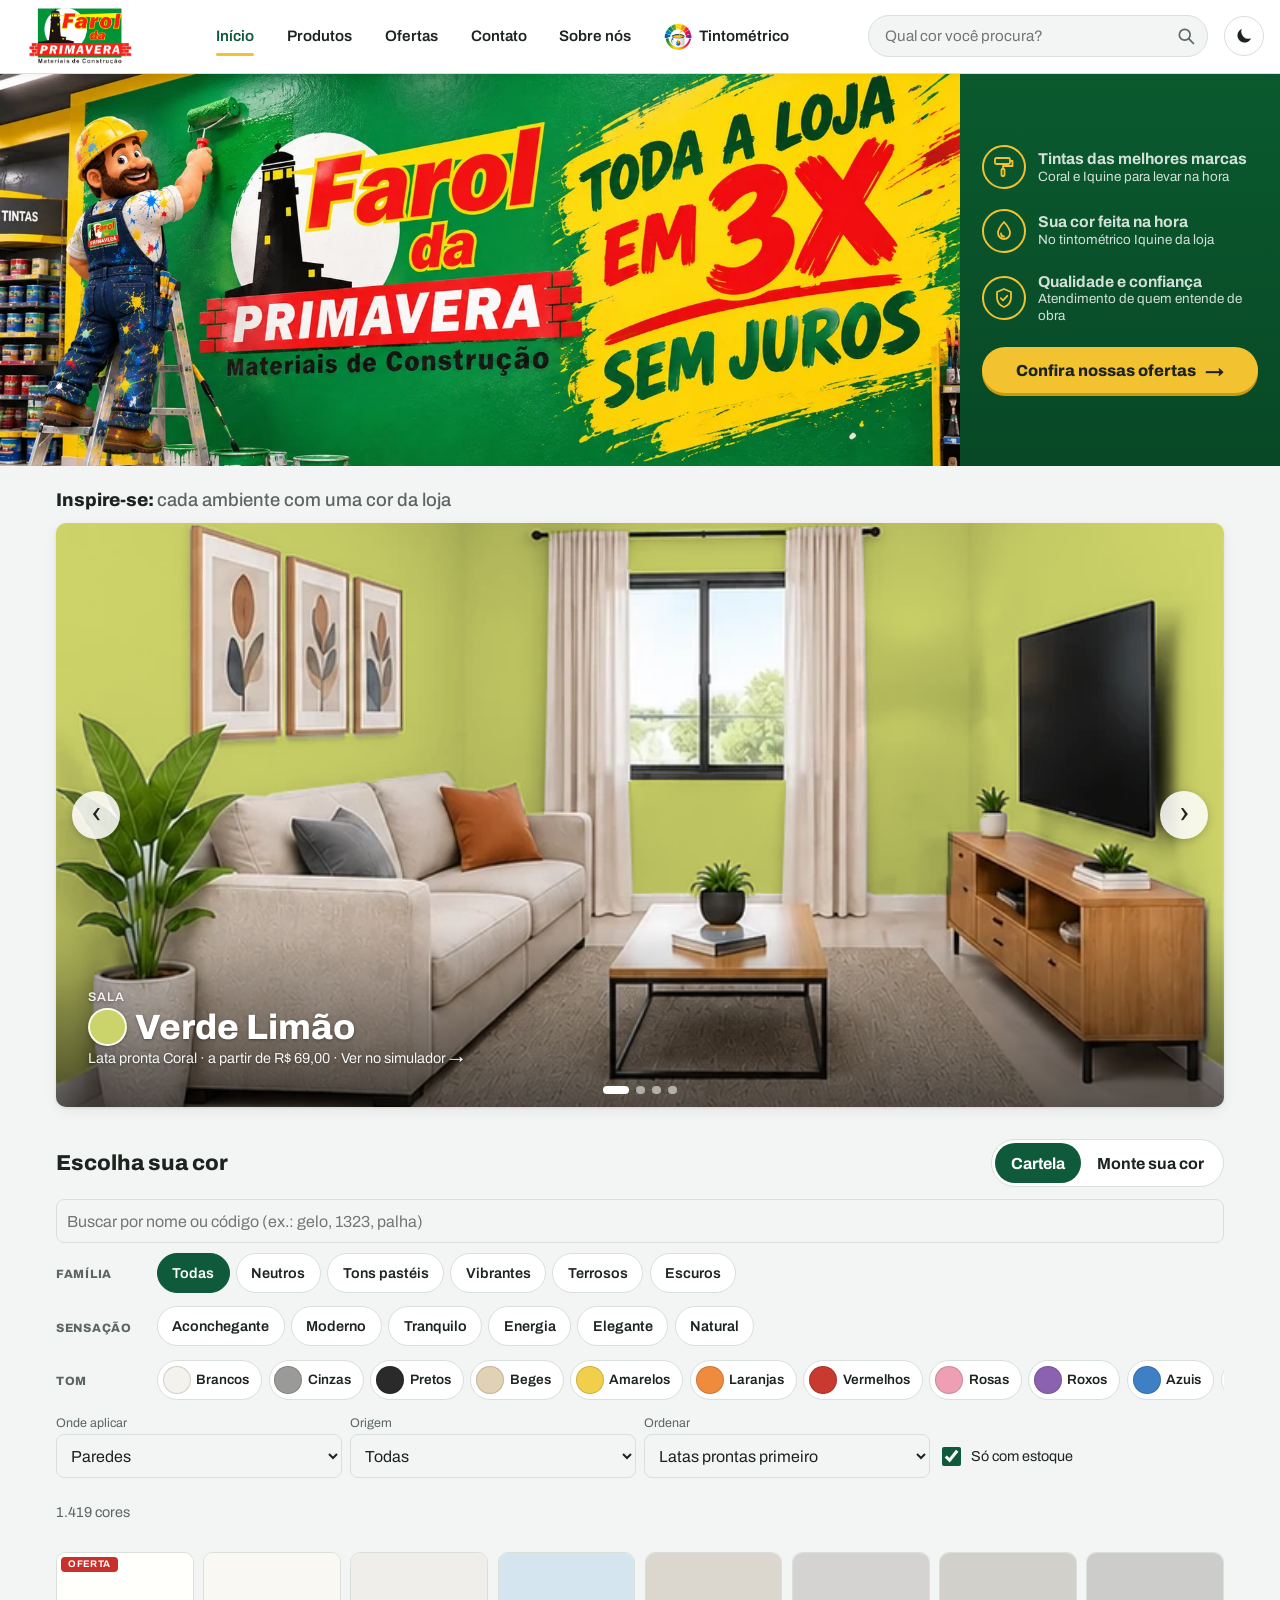
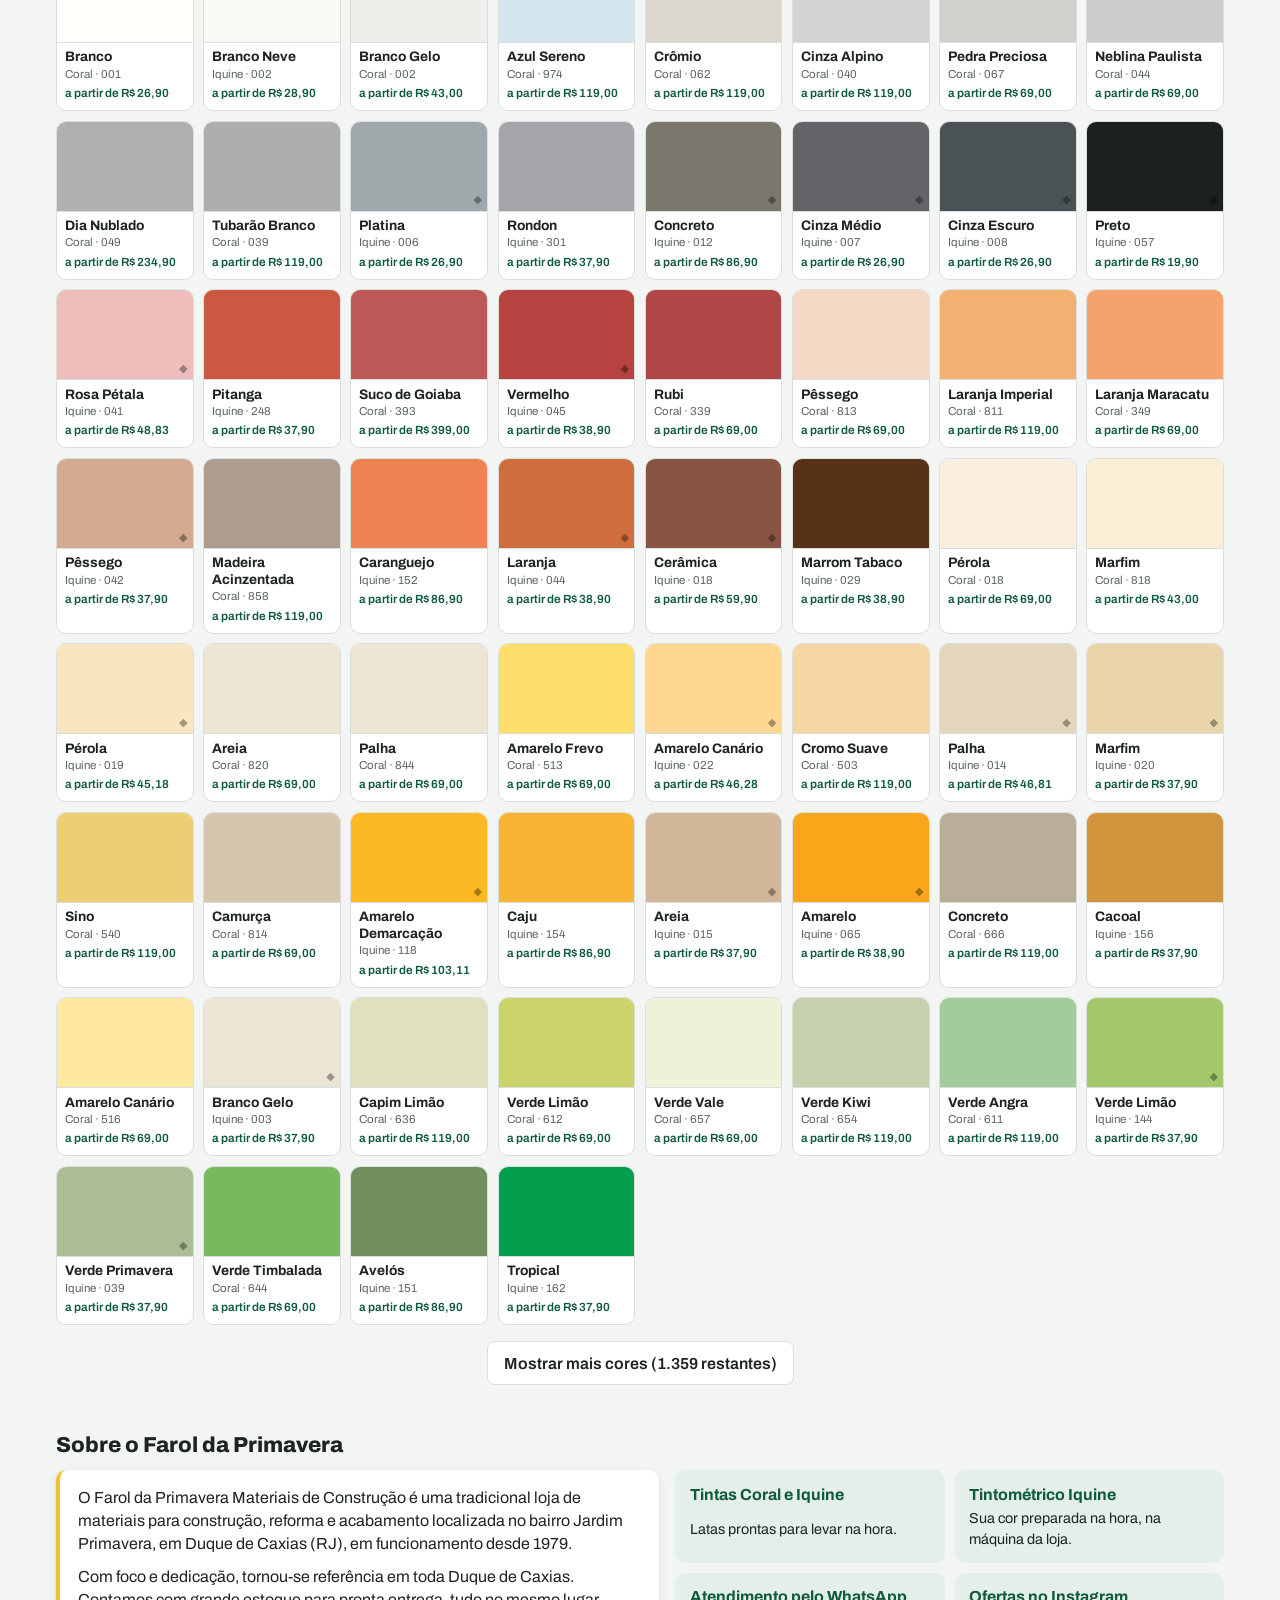
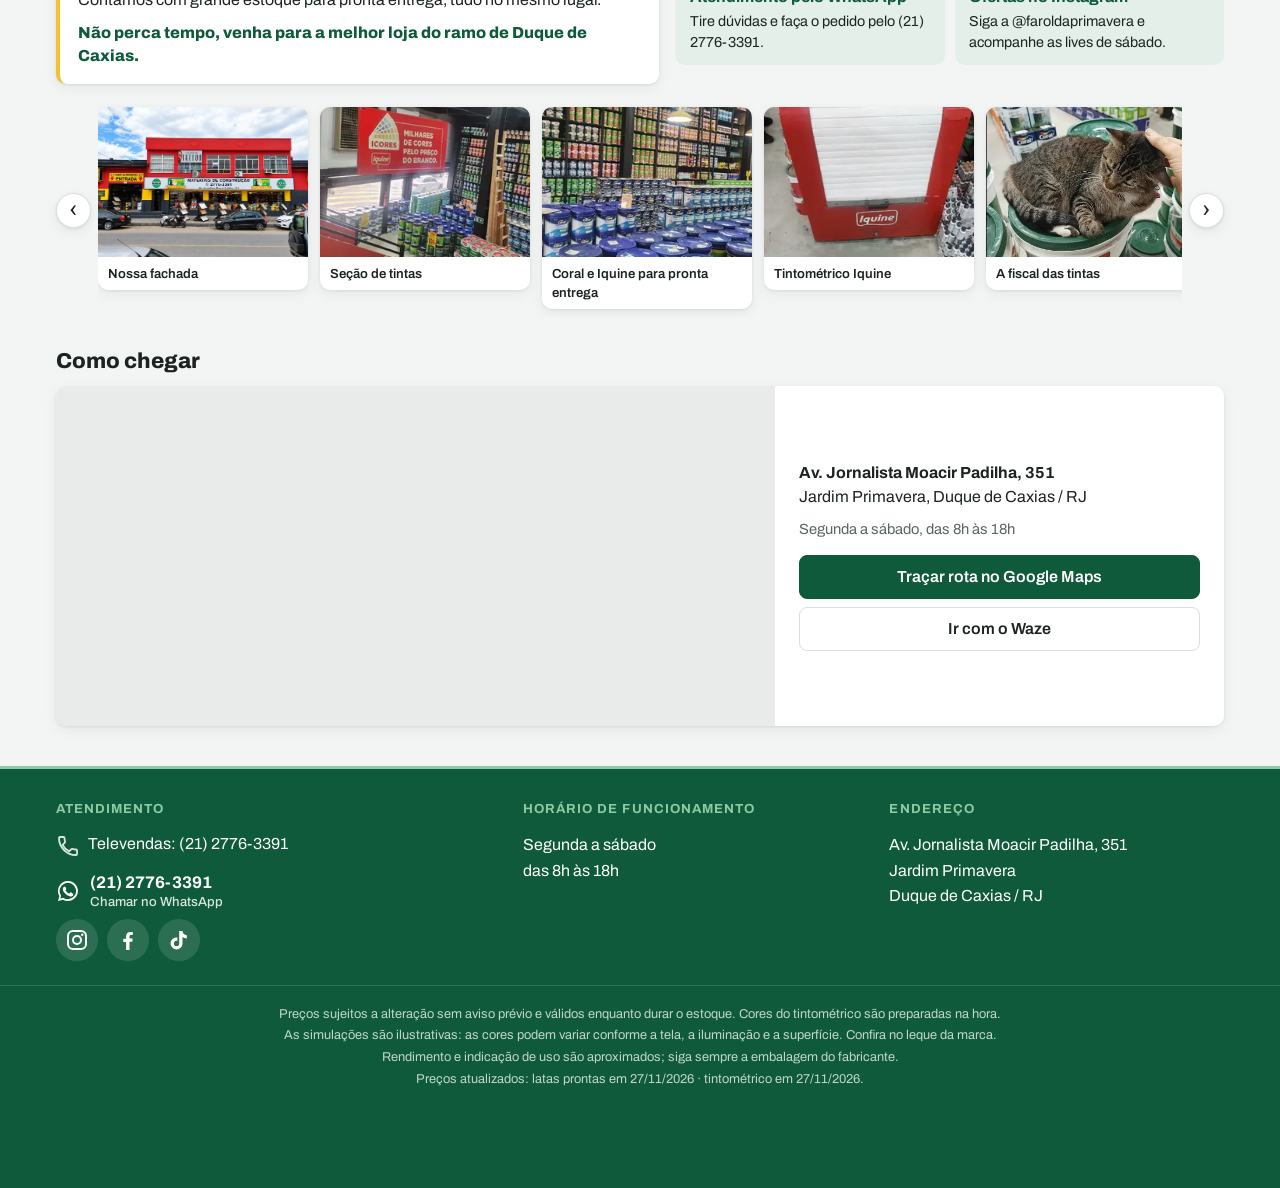
<file: index.html>
<!DOCTYPE html>
<html lang="pt-BR">
<head>
  <meta charset="utf-8">
  <meta name="viewport" content="width=device-width, initial-scale=1, viewport-fit=cover">
  <title>Simulador de Tintas · Farol da Primavera</title>
  <link rel="icon" href="icones/favicon.ico" sizes="any">
  <link rel="icon" href="icones/favicon.svg" type="image/svg+xml">
  <link rel="apple-touch-icon" href="icones/apple-touch-icon.png">
  <link rel="manifest" href="site.webmanifest">
  <meta name="theme-color" content="#0e5a3a">
  <meta name="apple-mobile-web-app-capable" content="yes">
  <meta name="mobile-web-app-capable" content="yes">
  <meta name="apple-mobile-web-app-status-bar-style" content="default">
  <meta name="apple-mobile-web-app-title" content="Tintas Farol">
  <meta property="og:image" content="icones/icon-512.png">
  <meta name="description" content="Veja as cores de tinta da loja aplicadas em ambientes, monte a sua cor no tintométrico Iquine e calcule quanto comprar.">
  <link rel="preconnect" href="https://fonts.googleapis.com">
  <link rel="preconnect" href="https://fonts.gstatic.com" crossorigin>
  <link rel="stylesheet" href="https://fonts.googleapis.com/css2?family=Archivo:wght@400;500;600;700;800&display=swap">
  <link rel="stylesheet" href="css/styles.css">
  <script>
    // aplica o tema salvo antes de desenhar a página, sem piscar
    try {
      var tema = localStorage.getItem("tema");
      if (tema === "claro" || tema === "escuro") document.documentElement.dataset.tema = tema;
      // modo totem já no início, para o banner e o menu não piscarem antes de sumir (js/totem.js)
      var t = new URLSearchParams(location.search).get("totem");
      if (t === "1" || (t !== "0" && localStorage.getItem("farol-totem") === "1")) document.documentElement.dataset.totem = "1";
    } catch (e) {}
  </script>
</head>
<body>
  <header class="topo">
    <div class="topo-conteudo">
      <a class="marca" href="index.html" aria-label="Farol da Primavera — início">
        <img src="marca/logo-farol-web.png" alt="Farol da Primavera Materiais de Construção" width="295" height="160">
      </a>
      <!-- menu: data-secao = rola até a seção nesta página (js/app.js); sem ela, abre o link -->
      <nav class="menu" aria-label="Menu principal">
        <a href="index.html#inicio" data-secao="inicio" aria-current="page">Início</a>
        <a href="produtos.html">Produtos</a>
        <a href="ofertas.html">Ofertas</a>
        <a href="index.html#contato" data-secao="contato">Contato</a>
        <a href="index.html#sobre" data-secao="sobre">Sobre nós</a>
        <a href="tintometrico.html" class="menu-tinto"><img src="marca/icone-tintometrico-96.png" srcset="marca/icone-tintometrico-192.png 2x" alt="" width="28" height="28">Tintométrico</a>
      </nav>
      <!-- busca: sugere cores e tintas enquanto digita (js/busca.js); Enter abre a página de produtos -->
      <form class="busca-topo" role="search" action="produtos.html" method="get" autocomplete="off">
        <input type="search" name="q" id="buscaTopo" placeholder="Qual cor você procura?" aria-label="Buscar cor ou tinta"
          role="combobox" aria-autocomplete="list" aria-expanded="false" aria-controls="buscaSugestoes">
        <button type="submit" aria-label="Buscar">
          <svg viewBox="0 0 24 24" aria-hidden="true"><circle cx="10.5" cy="10.5" r="6.5" fill="none" stroke="currentColor" stroke-width="2"/><path d="M15.5 15.5L21 21" stroke="currentColor" stroke-width="2" stroke-linecap="round"/></svg>
        </button>
        <div class="busca-sugestoes" id="buscaSugestoes" role="listbox" hidden></div>
      </form>
      <div class="topo-acoes">
        <button class="instalar" id="btnInstalar" type="button" hidden>📲 Instalar<span class="instalar-app"> app</span></button>
        <button class="tema" id="tema" type="button" aria-label="Alternar modo escuro">
          <svg class="lua" viewBox="0 0 24 24" aria-hidden="true"><path fill="currentColor" d="M20.5 14.6A8.5 8.5 0 0 1 9.4 3.5a8.5 8.5 0 1 0 11.1 11.1z"/></svg>
          <svg class="sol" viewBox="0 0 24 24" aria-hidden="true"><circle cx="12" cy="12" r="4.5" fill="currentColor"/><path stroke="currentColor" stroke-width="2" stroke-linecap="round" d="M12 1.5v2.5M12 20v2.5M1.5 12H4M20 12h2.5M4.6 4.6l1.8 1.8M17.6 17.6l1.8 1.8M4.6 19.4l1.8-1.8M17.6 6.4l1.8-1.8"/></svg>
        </button>
      </div>
    </div>
  </header>
  <!-- vitrine da campanha (só na página inicial) -->
  <section class="hero" aria-label="Campanha da loja">
    <div class="hero-conteudo">
      <img class="hero-img" src="marca/parede-loja-1440.webp" srcset="marca/parede-loja-800.webp 800w, marca/parede-loja-1440.webp 1440w"
        sizes="(min-width: 1100px) calc(100vw - 320px), 100vw"
        alt="O mascote do Farol da Primavera pintando a parede da loja: toda a loja em 3x sem juros" width="1440" height="590">
      <aside class="hero-painel">
        <ul class="hero-itens">
          <li>
            <span class="hero-icone" aria-hidden="true"><svg viewBox="0 0 24 24"><rect x="3" y="3" width="15" height="6" rx="1.5" fill="none" stroke="currentColor" stroke-width="1.8"/><path d="M18 6h2.5v5H11v3" fill="none" stroke="currentColor" stroke-width="1.8" stroke-linejoin="round"/><rect x="9.5" y="14" width="3" height="7" rx="1" fill="none" stroke="currentColor" stroke-width="1.8"/></svg></span>
            <span><b>Tintas das melhores marcas</b>Coral e Iquine para levar na hora</span>
          </li>
          <li>
            <span class="hero-icone" aria-hidden="true"><svg viewBox="0 0 24 24"><path d="M12 3s-6 6.6-6 11a6 6 0 0 0 12 0c0-4.4-6-11-6-11z" fill="none" stroke="currentColor" stroke-width="1.8" stroke-linejoin="round"/><path d="M9 14.5a3 3 0 0 0 3 3" fill="none" stroke="currentColor" stroke-width="1.8" stroke-linecap="round"/></svg></span>
            <span><b>Sua cor feita na hora</b>No tintométrico Iquine da loja</span>
          </li>
          <li>
            <span class="hero-icone" aria-hidden="true"><svg viewBox="0 0 24 24"><path d="M12 3l7 3v5.5c0 4.4-3 8-7 9.5-4-1.5-7-5.1-7-9.5V6z" fill="none" stroke="currentColor" stroke-width="1.8" stroke-linejoin="round"/><path d="M8.8 12.2l2.2 2.2 4.3-4.6" fill="none" stroke="currentColor" stroke-width="1.8" stroke-linecap="round" stroke-linejoin="round"/></svg></span>
            <span><b>Qualidade e confiança</b>Atendimento de quem entende de obra</span>
          </li>
        </ul>
        <a class="hero-botao" href="ofertas.html">Confira nossas ofertas <span aria-hidden="true">→</span></a>
      </aside>
    </div>
  </section>

  <!-- carrossel "Inspire-se": cada ambiente pintado com uma tinta (js/carrossel.js) -->
  <section class="inspire" id="inspire" aria-labelledby="tituloInspire">
    <h2 id="tituloInspire" class="inspire-titulo">Inspire-se: <span>cada ambiente com uma cor da loja</span></h2>
    <div id="carrossel"></div>
  </section>

  <main>
    <!-- 2. Explorar cores: cartela com filtros | monte sua cor (js/cartela.js, js/monte.js) -->
    <section class="secao" id="explorar" aria-labelledby="tituloExplorar">
      <div class="secao-topo">
        <h2 id="tituloExplorar">Escolha sua cor</h2>
        <div class="abas" role="tablist" aria-label="Como escolher">
          <button type="button" role="tab" class="aba" id="abaCartela" aria-selected="true" aria-controls="painelCartela">Cartela</button>
          <button type="button" role="tab" class="aba" id="abaMonte" aria-selected="false" aria-controls="painelMonte">Monte sua cor</button>
        </div>
      </div>
      <div id="painelCartela" role="tabpanel" aria-labelledby="abaCartela">
        <div class="filtros" id="filtros"></div>
        <div class="grade-cores" id="gradeCores"></div>
        <div class="mais"><button type="button" class="botao" id="mostrarMais" hidden>Mostrar mais cores</button></div>
      </div>
      <div id="painelMonte" role="tabpanel" aria-labelledby="abaMonte" hidden>
        <div class="monte" id="monte"></div>
      </div>
    </section>

    <!-- 6. Sobre a loja (texto fixo) -->
    <section class="secao" id="sobre" aria-labelledby="tituloSobre">
      <div class="secao-topo">
        <h2 id="tituloSobre">Sobre o Farol da Primavera</h2>
      </div>
      <div class="sobre">
        <div class="sobre-texto">
          <p>O Farol da Primavera Materiais de Construção é uma tradicional loja de materiais para construção, reforma e acabamento localizada no bairro Jardim Primavera, em Duque de Caxias (RJ), em funcionamento desde 1979.</p>
          <p>Com foco e dedicação, tornou-se referência em toda Duque de Caxias.
            Contamos com grande estoque para pronta entrega, tudo no mesmo lugar.</p>
          <p class="sobre-chamada">Não perca tempo, venha para a melhor loja do ramo de Duque de Caxias.</p>
        </div>
        <ul class="sobre-itens">
          <li><b>Tintas Coral e Iquine</b><span>Latas prontas para levar na hora.</span></li>
          <li><b>Tintométrico Iquine</b><span>Sua cor preparada na hora, na máquina da loja.</span></li>
          <li><b>Atendimento pelo WhatsApp</b><span>Tire dúvidas e faça o pedido pelo (21) 2776-3391.</span></li>
          <li><b>Ofertas no Instagram</b><span>Siga a @faroldaprimavera e acompanhe as lives de sábado.</span></li>
        </ul>
      </div>
      <!-- fotos da loja: faixa que passa sozinha; tocar abre a foto maior (js/inicio.js) -->
      <div class="fotos-loja" aria-label="Fotos da loja">
        <button type="button" class="faixa-seta" data-fotos="-1" aria-label="Fotos anteriores">‹</button>
        <ul class="fotos-trilho" id="fotosLoja">
          <li><button type="button" class="foto-loja" data-grande="imagens/loja/fachada-g.webp" data-legenda="Nossa fachada">
            <img src="imagens/loja/fachada-p.webp" alt="Fachada da loja Farol da Primavera Materiais de Construção" loading="lazy" width="480" height="360"><span>Nossa fachada</span></button></li>
          <li><button type="button" class="foto-loja" data-grande="imagens/loja/secao-tintas-g.webp" data-legenda="Seção de tintas">
            <img src="imagens/loja/secao-tintas-p.webp" alt="Seção de tintas da loja, com latas Iquine e Coral" loading="lazy" width="480" height="360"><span>Seção de tintas</span></button></li>
          <li><button type="button" class="foto-loja" data-grande="imagens/loja/prateleiras-g.webp" data-legenda="Coral e Iquine para pronta entrega">
            <img src="imagens/loja/prateleiras-p.webp" alt="Prateleiras cheias de latas de tinta Coral e Iquine" loading="lazy" width="480" height="360"><span>Coral e Iquine para pronta entrega</span></button></li>
          <li><button type="button" class="foto-loja" data-grande="imagens/loja/maquina-g.webp" data-legenda="Tintométrico Iquine">
            <img src="imagens/loja/maquina-p.webp" alt="Máquina do tintométrico Iquine da loja" loading="lazy" width="480" height="360"><span>Tintométrico Iquine</span></button></li>
          <li><button type="button" class="foto-loja" data-grande="imagens/loja/gato-g.webp" data-legenda="A fiscal das tintas">
            <img src="imagens/loja/gato-p.webp" alt="Gata da loja deitada em cima de uma lata de tinta Iquine" loading="lazy" width="480" height="360"><span>A fiscal das tintas</span></button></li>
        </ul>
        <button type="button" class="faixa-seta" data-fotos="1" aria-label="Mais fotos">›</button>
      </div>
      <dialog class="foto-ampliada" id="fotoAmpliada" aria-label="Foto da loja">
        <button type="button" class="detalhe-fechar" data-fechar-foto aria-label="Fechar">×</button>
        <img id="fotoAmpliadaImg" alt="">
        <p id="fotoAmpliadaLegenda"></p>
      </dialog>
    </section>

    <!-- mapa da loja: Google Maps incorporado (não precisa de chave de API) + botões de rota -->
    <section class="secao" id="como-chegar" aria-labelledby="tituloMapa">
      <div class="secao-topo"><h2 id="tituloMapa">Como chegar</h2></div>
      <div class="mapa">
        <iframe class="mapa-frame" title="Mapa: Farol da Primavera na Av. Jornalista Moacir Padilha, 351"
          src="https://www.google.com/maps?q=Farol%20da%20Primavera%20Materiais%20de%20Constru%C3%A7%C3%A3o%2C%20Av.%20Jornalista%20Moacir%20Padilha%2C%20351%20-%20Jardim%20Primavera%2C%20Duque%20de%20Caxias%20-%20RJ&amp;z=16&amp;output=embed"
          loading="lazy" referrerpolicy="no-referrer-when-downgrade" allowfullscreen></iframe>
        <div class="mapa-info">
          <p class="mapa-end"><b>Av. Jornalista Moacir Padilha, 351</b><br>Jardim Primavera, Duque de Caxias / RJ</p>
          <p class="mapa-hora">Segunda a sábado, das 8h às 18h</p>
          <div class="mapa-botoes">
            <a class="botao primario" href="https://www.google.com/maps/dir/?api=1&amp;destination=Farol%20da%20Primavera%20Materiais%20de%20Constru%C3%A7%C3%A3o%2C%20Av.%20Jornalista%20Moacir%20Padilha%2C%20351%20-%20Jardim%20Primavera%2C%20Duque%20de%20Caxias%20-%20RJ" target="_blank" rel="noopener">Traçar rota no Google Maps</a>
            <a class="botao" href="https://waze.com/ul?q=Farol%20da%20Primavera%20Materiais%20de%20Constru%C3%A7%C3%A3o%2C%20Av.%20Jornalista%20Moacir%20Padilha%2C%20351%20-%20Jardim%20Primavera%2C%20Duque%20de%20Caxias%20-%20RJ&amp;navigate=yes" target="_blank" rel="noopener">Ir com o Waze</a>
          </div>
        </div>
      </div>
    </section>
  </main>

  <footer class="rodape" id="contato">
    <div class="rodape-conteudo">
      <div class="rodape-bloco">
        <h2>Atendimento</h2>
        <ul class="rodape-lista">
          <li><a href="tel:+552127763391">
            <svg viewBox="0 0 24 24" aria-hidden="true"><path d="M6.6 10.8a15.2 15.2 0 0 0 6.6 6.6l2.2-2.2a1 1 0 0 1 1-.25 11.4 11.4 0 0 0 3.6.57 1 1 0 0 1 1 1V20a1 1 0 0 1-1 1A17 17 0 0 1 3 4a1 1 0 0 1 1-1h3.5a1 1 0 0 1 1 1c0 1.25.2 2.45.57 3.57a1 1 0 0 1-.25 1z" fill="none" stroke="currentColor" stroke-width="1.8" stroke-linejoin="round"/></svg>
            <span>Televendas: (21) 2776-3391</span></a></li>
        </ul>
        <!-- mesmo número de WHATSAPP em js/app.js -->
        <a class="rodape-whats" href="https://wa.me/552127763391" target="_blank" rel="noopener">
          <svg viewBox="0 0 24 24" aria-hidden="true"><path d="M12 2a10 10 0 0 0-8.6 15.1L2 22l5-1.3A10 10 0 1 0 12 2zm0 18.2c-1.6 0-3.1-.4-4.4-1.2l-.3-.2-3 .8.8-2.9-.2-.3A8.2 8.2 0 1 1 12 20.2zm4.5-6.1c-.2-.1-1.5-.7-1.7-.8-.2-.1-.4-.1-.6.1l-.8 1c-.1.2-.3.2-.5.1a6.7 6.7 0 0 1-3.3-2.9c-.3-.4.2-.4.7-1.3.1-.2 0-.3 0-.4l-.8-1.8c-.2-.5-.4-.4-.6-.4h-.5c-.2 0-.4.1-.7.3-.2.2-.9.9-.9 2.2s.9 2.6 1.1 2.7c.1.2 1.8 2.8 4.4 3.9 1.6.7 2.3.8 3.1.6.5-.1 1.5-.6 1.7-1.2.2-.6.2-1.1.1-1.2l-.7-.3z"/></svg>
          <span>(21) 2776-3391<small>Chamar no WhatsApp</small></span>
        </a>
        <ul class="redes" aria-label="Redes sociais">
          <li><a href="https://www.instagram.com/faroldaprimavera/" target="_blank" rel="noopener" aria-label="Instagram">
            <svg viewBox="0 0 24 24" aria-hidden="true"><rect x="3" y="3" width="18" height="18" rx="5" fill="none" stroke="currentColor" stroke-width="2"/><circle cx="12" cy="12" r="4" fill="none" stroke="currentColor" stroke-width="2"/><circle cx="17.3" cy="6.7" r="1.2"/></svg></a></li>
          <li><a href="https://www.facebook.com/FarolDaPrimavera/" target="_blank" rel="noopener" aria-label="Facebook">
            <svg viewBox="0 0 24 24" aria-hidden="true"><path d="M13.5 22v-8.2h2.8l.4-3.2h-3.2V8.5c0-.9.3-1.6 1.6-1.6h1.7V4.1c-.3 0-1.3-.1-2.5-.1-2.5 0-4.2 1.5-4.2 4.3v2.4H7.3v3.2h2.8V22h3.4z"/></svg></a></li>
          <li><a href="https://www.tiktok.com/@faroldaprimavera" target="_blank" rel="noopener" aria-label="TikTok">
            <svg viewBox="0 0 24 24" aria-hidden="true"><path d="M16.6 5.8A4.3 4.3 0 0 1 15.5 3h-3.3v12.4a2.6 2.6 0 1 1-2.6-2.6c.3 0 .5 0 .8.1V9.5a6 6 0 1 0 5.1 5.9V9.1a7.4 7.4 0 0 0 4.3 1.4V7.2c-1 0-2.5-.5-3.2-1.4z"/></svg></a></li>
        </ul>
      </div>
      <div class="rodape-bloco">
        <h2>Horário de funcionamento</h2>
        <p>Segunda a sábado<br>das 8h às 18h</p>
      </div>
      <div class="rodape-bloco">
        <h2>Endereço</h2>
        <p>Av. Jornalista Moacir Padilha, 351<br>Jardim Primavera<br>Duque de Caxias / RJ</p>
      </div>
    </div>
    <div class="rodape-avisos">
      <p>Preços sujeitos a alteração sem aviso prévio e válidos enquanto durar o estoque. Cores do tintométrico são preparadas na hora.</p>
      <p>As simulações são ilustrativas: as cores podem variar conforme a tela, a iluminação e a superfície. Confira no leque da marca.</p>
      <p>Rendimento e indicação de uso são aproximados; siga sempre a embalagem do fabricante.</p>
      <p id="atualizado"></p>
    </div>
  </footer>

  <div class="aviso-app" id="avisoIos" role="dialog" aria-labelledby="avisoIosTitulo" hidden>
    <p><strong id="avisoIosTitulo">Instalar no iPhone/iPad</strong>
      Toque em <strong>Compartilhar</strong> (quadrado com seta) e depois em <strong>Adicionar à Tela de Início</strong>.</p>
    <button class="aviso-app-botao" id="btnFecharIos" type="button">Entendi</button>
  </div>
  <div class="aviso-app" id="avisoVersao" role="status" hidden>
    <p>Nova versão disponível.</p>
    <button class="aviso-app-botao" id="btnAtualizar" type="button">Atualizar</button>
  </div>

  <!-- Ordem importa. Sem type="module" para abrir via file:// -->
  <script src="dados/tintas.js"></script>
  <script src="dados/ambientes.js"></script>
  <script src="js/app.js"></script>
  <script src="js/busca.js"></script>
  <script src="js/pintura.js"></script>
  <script src="js/carrossel.js"></script>
  <script src="js/cartela.js"></script>
  <script src="js/monte.js"></script>
  <script src="js/inicio.js"></script>
  <script src="js/totem.js"></script>
  <script src="js/pwa.js"></script>
</body>
</html>
</file>
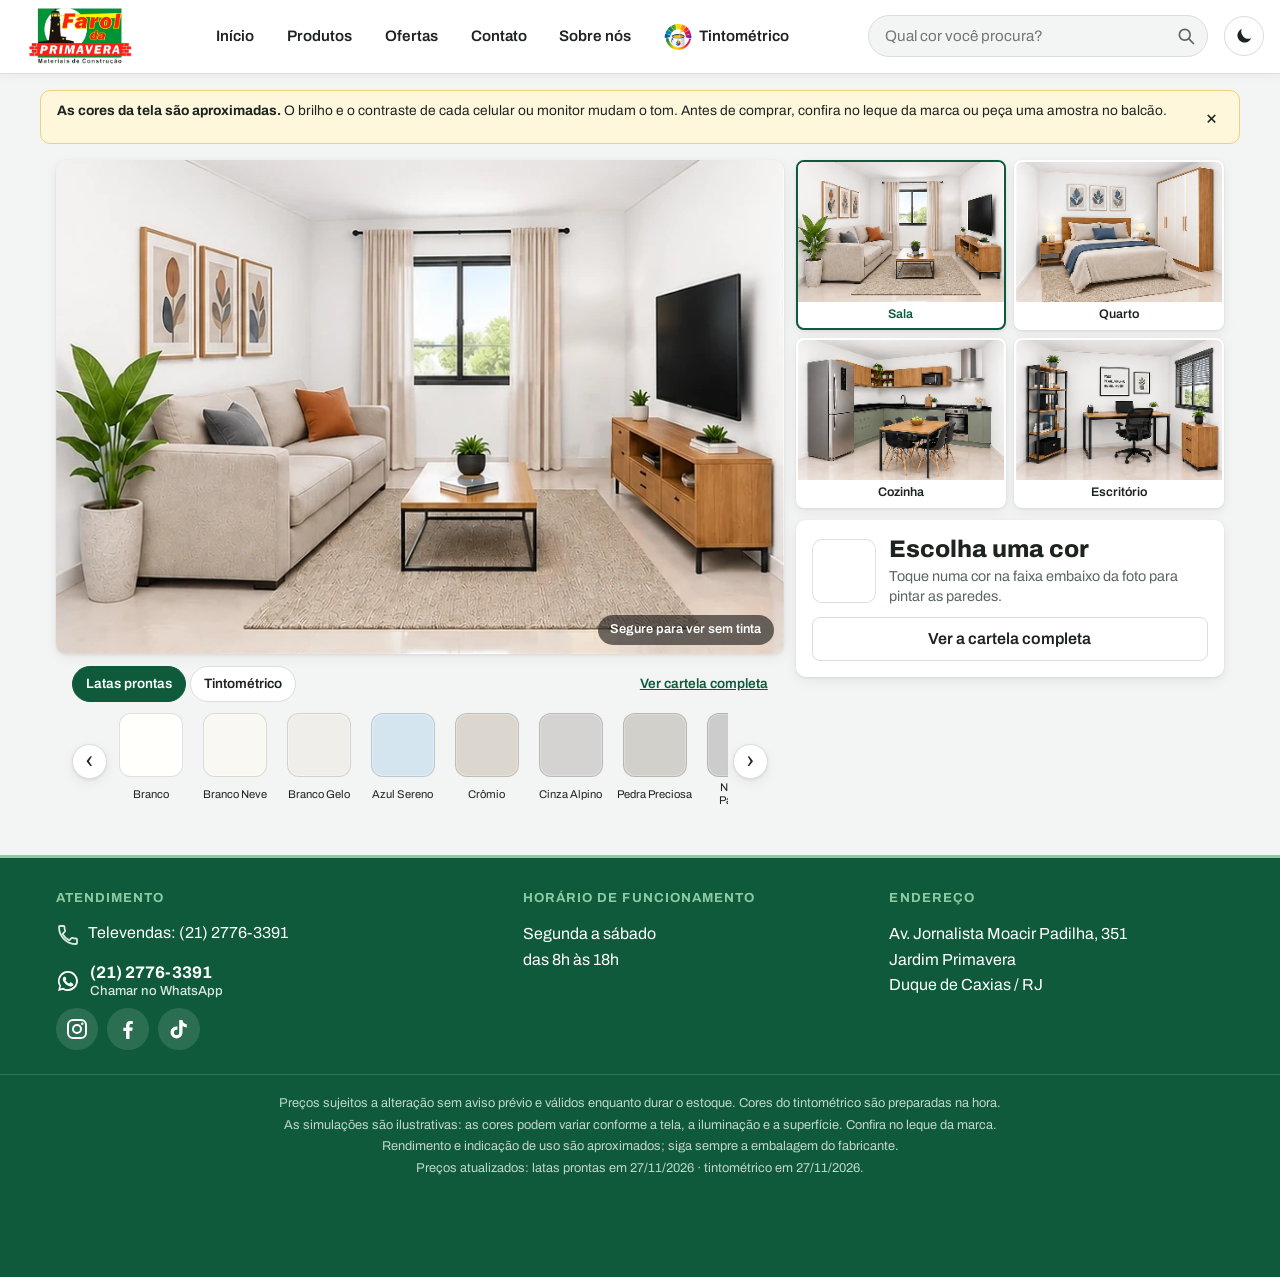
<file: ambiente.html>
<!DOCTYPE html>
<html lang="pt-BR">
<head>
  <meta charset="utf-8">
  <meta name="viewport" content="width=device-width, initial-scale=1, viewport-fit=cover">
  <title>Ver no ambiente · Simulador de Tintas · Farol da Primavera</title>
  <link rel="icon" href="icones/favicon.ico" sizes="any">
  <link rel="icon" href="icones/favicon.svg" type="image/svg+xml">
  <link rel="apple-touch-icon" href="icones/apple-touch-icon.png">
  <link rel="manifest" href="site.webmanifest">
  <meta name="theme-color" content="#0e5a3a">
  <meta name="apple-mobile-web-app-capable" content="yes">
  <meta name="mobile-web-app-capable" content="yes">
  <meta name="apple-mobile-web-app-status-bar-style" content="default">
  <meta name="apple-mobile-web-app-title" content="Tintas Farol">
  <meta property="og:image" content="icones/icon-512.png">
  <meta name="description" content="Veja as cores de tinta da loja aplicadas em ambientes, monte a sua cor no tintométrico Iquine e calcule quanto comprar.">
  <link rel="preconnect" href="https://fonts.googleapis.com">
  <link rel="preconnect" href="https://fonts.gstatic.com" crossorigin>
  <link rel="stylesheet" href="https://fonts.googleapis.com/css2?family=Archivo:wght@400;500;600;700;800&display=swap">
  <link rel="stylesheet" href="css/styles.css">
  <script>
    // aplica o tema salvo antes de desenhar a página, sem piscar
    try {
      var tema = localStorage.getItem("tema");
      if (tema === "claro" || tema === "escuro") document.documentElement.dataset.tema = tema;
      // modo totem já no início, para o banner e o menu não piscarem antes de sumir (js/totem.js)
      var t = new URLSearchParams(location.search).get("totem");
      if (t === "1" || (t !== "0" && localStorage.getItem("farol-totem") === "1")) document.documentElement.dataset.totem = "1";
    } catch (e) {}
  </script>
</head>
<body>
  <header class="topo">
    <div class="topo-conteudo">
      <a class="marca" href="index.html" aria-label="Farol da Primavera — início">
        <img src="marca/logo-farol-web.png" alt="Farol da Primavera Materiais de Construção" width="295" height="160">
      </a>
      <!-- menu: data-secao = rola até a seção nesta página (js/app.js); sem ela, abre o link -->
      <nav class="menu" aria-label="Menu principal">
        <a href="index.html">Início</a>
        <a href="produtos.html">Produtos</a>
        <a href="ofertas.html">Ofertas</a>
        <a href="index.html#contato" data-secao="contato">Contato</a>
        <a href="index.html#sobre" data-secao="sobre">Sobre nós</a>
        <a href="tintometrico.html" class="menu-tinto"><img src="marca/icone-tintometrico-96.png" srcset="marca/icone-tintometrico-192.png 2x" alt="" width="28" height="28">Tintométrico</a>
      </nav>
      <!-- busca: sugere cores e tintas enquanto digita (js/busca.js); Enter abre a página de produtos -->
      <form class="busca-topo" role="search" action="produtos.html" method="get" autocomplete="off">
        <input type="search" name="q" id="buscaTopo" placeholder="Qual cor você procura?" aria-label="Buscar cor ou tinta"
          role="combobox" aria-autocomplete="list" aria-expanded="false" aria-controls="buscaSugestoes">
        <button type="submit" aria-label="Buscar">
          <svg viewBox="0 0 24 24" aria-hidden="true"><circle cx="10.5" cy="10.5" r="6.5" fill="none" stroke="currentColor" stroke-width="2"/><path d="M15.5 15.5L21 21" stroke="currentColor" stroke-width="2" stroke-linecap="round"/></svg>
        </button>
        <div class="busca-sugestoes" id="buscaSugestoes" role="listbox" hidden></div>
      </form>
      <div class="topo-acoes">
        <button class="instalar" id="btnInstalar" type="button" hidden>📲 Instalar<span class="instalar-app"> app</span></button>
        <button class="tema" id="tema" type="button" aria-label="Alternar modo escuro">
          <svg class="lua" viewBox="0 0 24 24" aria-hidden="true"><path fill="currentColor" d="M20.5 14.6A8.5 8.5 0 0 1 9.4 3.5a8.5 8.5 0 1 0 11.1 11.1z"/></svg>
          <svg class="sol" viewBox="0 0 24 24" aria-hidden="true"><circle cx="12" cy="12" r="4.5" fill="currentColor"/><path stroke="currentColor" stroke-width="2" stroke-linecap="round" d="M12 1.5v2.5M12 20v2.5M1.5 12H4M20 12h2.5M4.6 4.6l1.8 1.8M17.6 17.6l1.8 1.8M4.6 19.4l1.8-1.8M17.6 6.4l1.8-1.8"/></svg>
        </button>
      </div>
    </div>
  </header>
  <!-- aviso de calibração de tela (js/app.js guarda se o cliente fechou) -->
  <div class="aviso-tela" id="avisoTela" hidden>
    <p><strong>As cores da tela são aproximadas.</strong> O brilho e o contraste de cada celular ou monitor mudam o tom.
      Antes de comprar, confira no leque da marca ou peça uma amostra no balcão.</p>
    <button type="button" id="fecharAvisoTela" aria-label="Fechar aviso">×</button>
  </div>

  <main>
    <!-- 1. Vitrine: ambiente grande pintado + os 4 ambientes na mesma cor + resumo da cor (js/vitrine.js) -->
    <section class="vitrine" id="simulador" aria-label="Cor escolhida nos ambientes">
      <div class="vitrine-foto">
        <canvas id="telaGrande" width="742" height="504" aria-label="Ambiente pintado com a cor escolhida"></canvas>
        <button type="button" class="ver-original" id="verOriginal">Segure para ver sem tinta</button>
        <!-- QR Code da cor + ambiente (js/vitrine.js): fica na foto para aparecer até em foto da tela -->
        <div class="qr-foto" id="qrFoto" hidden>
          <div class="qr-foto-codigo" id="qrCor" role="img" aria-label="QR Code para abrir esta cor no celular"></div>
          <span>Leve no celular</span>
        </div>
      </div>
      <!-- faixa de cores embaixo da foto: troca a cor sem sair do lugar (js/ambiente.js) -->
      <div class="faixa-cores" id="faixaCores" aria-label="Outras cores"></div>
      <div class="vitrine-lado">
        <div class="miniaturas" id="miniaturas" role="tablist" aria-label="Ambientes"></div>
        <div class="cor-atual" id="corAtual"></div>
      </div>
    </section>

    <!-- 3. Comprar esta cor: linhas, acabamentos, bases, embalagens e preço (js/compra.js) -->
    <section class="secao" id="compra" aria-labelledby="tituloCompra">
      <div class="secao-topo">
        <h2 id="tituloCompra">Onde comprar esta cor</h2>
        <span class="contagem" id="compraResumo"></span>
      </div>
      <div id="opcoes" class="opcoes"></div>
    </section>

    <!-- 4. Calculadora de tinta (js/calculadora.js) -->
    <section class="secao" id="calculadora" aria-labelledby="tituloCalc">
      <div class="secao-topo">
        <h2 id="tituloCalc">Quanto de tinta eu preciso?</h2>
      </div>
      <div class="calc" id="calc"></div>
    </section>

    <!-- 5. Comparativo das linhas (js/compra.js) -->
    <section class="secao" id="linhas" aria-labelledby="tituloLinhas">
      <div class="secao-topo">
        <h2 id="tituloLinhas">Qual tinta escolher?</h2>
      </div>
      <p class="secao-texto">A mesma cor do tintométrico pode ser feita em linhas diferentes. A máquina escolhe sozinha a base certa (P, M ou C) para cada cor, então você só escolhe a tinta.</p>
      <div class="tabela-rolagem"><table class="tabela-linhas" id="tabelaLinhas"></table></div>
    </section>
  </main>

  <footer class="rodape" id="contato">
    <div class="rodape-conteudo">
      <div class="rodape-bloco">
        <h2>Atendimento</h2>
        <ul class="rodape-lista">
          <li><a href="tel:+552127763391">
            <svg viewBox="0 0 24 24" aria-hidden="true"><path d="M6.6 10.8a15.2 15.2 0 0 0 6.6 6.6l2.2-2.2a1 1 0 0 1 1-.25 11.4 11.4 0 0 0 3.6.57 1 1 0 0 1 1 1V20a1 1 0 0 1-1 1A17 17 0 0 1 3 4a1 1 0 0 1 1-1h3.5a1 1 0 0 1 1 1c0 1.25.2 2.45.57 3.57a1 1 0 0 1-.25 1z" fill="none" stroke="currentColor" stroke-width="1.8" stroke-linejoin="round"/></svg>
            <span>Televendas: (21) 2776-3391</span></a></li>
        </ul>
        <!-- mesmo número de WHATSAPP em js/app.js -->
        <a class="rodape-whats" href="https://wa.me/552127763391" target="_blank" rel="noopener">
          <svg viewBox="0 0 24 24" aria-hidden="true"><path d="M12 2a10 10 0 0 0-8.6 15.1L2 22l5-1.3A10 10 0 1 0 12 2zm0 18.2c-1.6 0-3.1-.4-4.4-1.2l-.3-.2-3 .8.8-2.9-.2-.3A8.2 8.2 0 1 1 12 20.2zm4.5-6.1c-.2-.1-1.5-.7-1.7-.8-.2-.1-.4-.1-.6.1l-.8 1c-.1.2-.3.2-.5.1a6.7 6.7 0 0 1-3.3-2.9c-.3-.4.2-.4.7-1.3.1-.2 0-.3 0-.4l-.8-1.8c-.2-.5-.4-.4-.6-.4h-.5c-.2 0-.4.1-.7.3-.2.2-.9.9-.9 2.2s.9 2.6 1.1 2.7c.1.2 1.8 2.8 4.4 3.9 1.6.7 2.3.8 3.1.6.5-.1 1.5-.6 1.7-1.2.2-.6.2-1.1.1-1.2l-.7-.3z"/></svg>
          <span>(21) 2776-3391<small>Chamar no WhatsApp</small></span>
        </a>
        <ul class="redes" aria-label="Redes sociais">
          <li><a href="https://www.instagram.com/faroldaprimavera/" target="_blank" rel="noopener" aria-label="Instagram">
            <svg viewBox="0 0 24 24" aria-hidden="true"><rect x="3" y="3" width="18" height="18" rx="5" fill="none" stroke="currentColor" stroke-width="2"/><circle cx="12" cy="12" r="4" fill="none" stroke="currentColor" stroke-width="2"/><circle cx="17.3" cy="6.7" r="1.2"/></svg></a></li>
          <li><a href="https://www.facebook.com/FarolDaPrimavera/" target="_blank" rel="noopener" aria-label="Facebook">
            <svg viewBox="0 0 24 24" aria-hidden="true"><path d="M13.5 22v-8.2h2.8l.4-3.2h-3.2V8.5c0-.9.3-1.6 1.6-1.6h1.7V4.1c-.3 0-1.3-.1-2.5-.1-2.5 0-4.2 1.5-4.2 4.3v2.4H7.3v3.2h2.8V22h3.4z"/></svg></a></li>
          <li><a href="https://www.tiktok.com/@faroldaprimavera" target="_blank" rel="noopener" aria-label="TikTok">
            <svg viewBox="0 0 24 24" aria-hidden="true"><path d="M16.6 5.8A4.3 4.3 0 0 1 15.5 3h-3.3v12.4a2.6 2.6 0 1 1-2.6-2.6c.3 0 .5 0 .8.1V9.5a6 6 0 1 0 5.1 5.9V9.1a7.4 7.4 0 0 0 4.3 1.4V7.2c-1 0-2.5-.5-3.2-1.4z"/></svg></a></li>
        </ul>
      </div>
      <div class="rodape-bloco">
        <h2>Horário de funcionamento</h2>
        <p>Segunda a sábado<br>das 8h às 18h</p>
      </div>
      <div class="rodape-bloco">
        <h2>Endereço</h2>
        <p>Av. Jornalista Moacir Padilha, 351<br>Jardim Primavera<br>Duque de Caxias / RJ</p>
      </div>
    </div>
    <div class="rodape-avisos">
      <p>Preços sujeitos a alteração sem aviso prévio e válidos enquanto durar o estoque. Cores do tintométrico são preparadas na hora.</p>
      <p>As simulações são ilustrativas: as cores podem variar conforme a tela, a iluminação e a superfície. Confira no leque da marca.</p>
      <p>Rendimento e indicação de uso são aproximados; siga sempre a embalagem do fabricante.</p>
      <p id="atualizado"></p>
    </div>
  </footer>

  <div class="aviso-app" id="avisoIos" role="dialog" aria-labelledby="avisoIosTitulo" hidden>
    <p><strong id="avisoIosTitulo">Instalar no iPhone/iPad</strong>
      Toque em <strong>Compartilhar</strong> (quadrado com seta) e depois em <strong>Adicionar à Tela de Início</strong>.</p>
    <button class="aviso-app-botao" id="btnFecharIos" type="button">Entendi</button>
  </div>
  <div class="aviso-app" id="avisoVersao" role="status" hidden>
    <p>Nova versão disponível.</p>
    <button class="aviso-app-botao" id="btnAtualizar" type="button">Atualizar</button>
  </div>

  <!-- Ordem importa. Sem type="module" para abrir via file:// -->
  <script src="dados/tintas.js"></script>
  <script src="dados/ambientes.js"></script>
  <script src="js/app.js"></script>
  <script src="js/busca.js"></script>
  <script src="js/pintura.js"></script>
  <script src="js/qrcode.js"></script>
  <script src="js/vitrine.js"></script>
  <script src="js/compra.js"></script>
  <script src="js/calculadora.js"></script>
  <script src="js/ambiente.js"></script>
  <script src="js/totem.js"></script>
  <script src="js/pwa.js"></script>
</body>
</html>
</file>
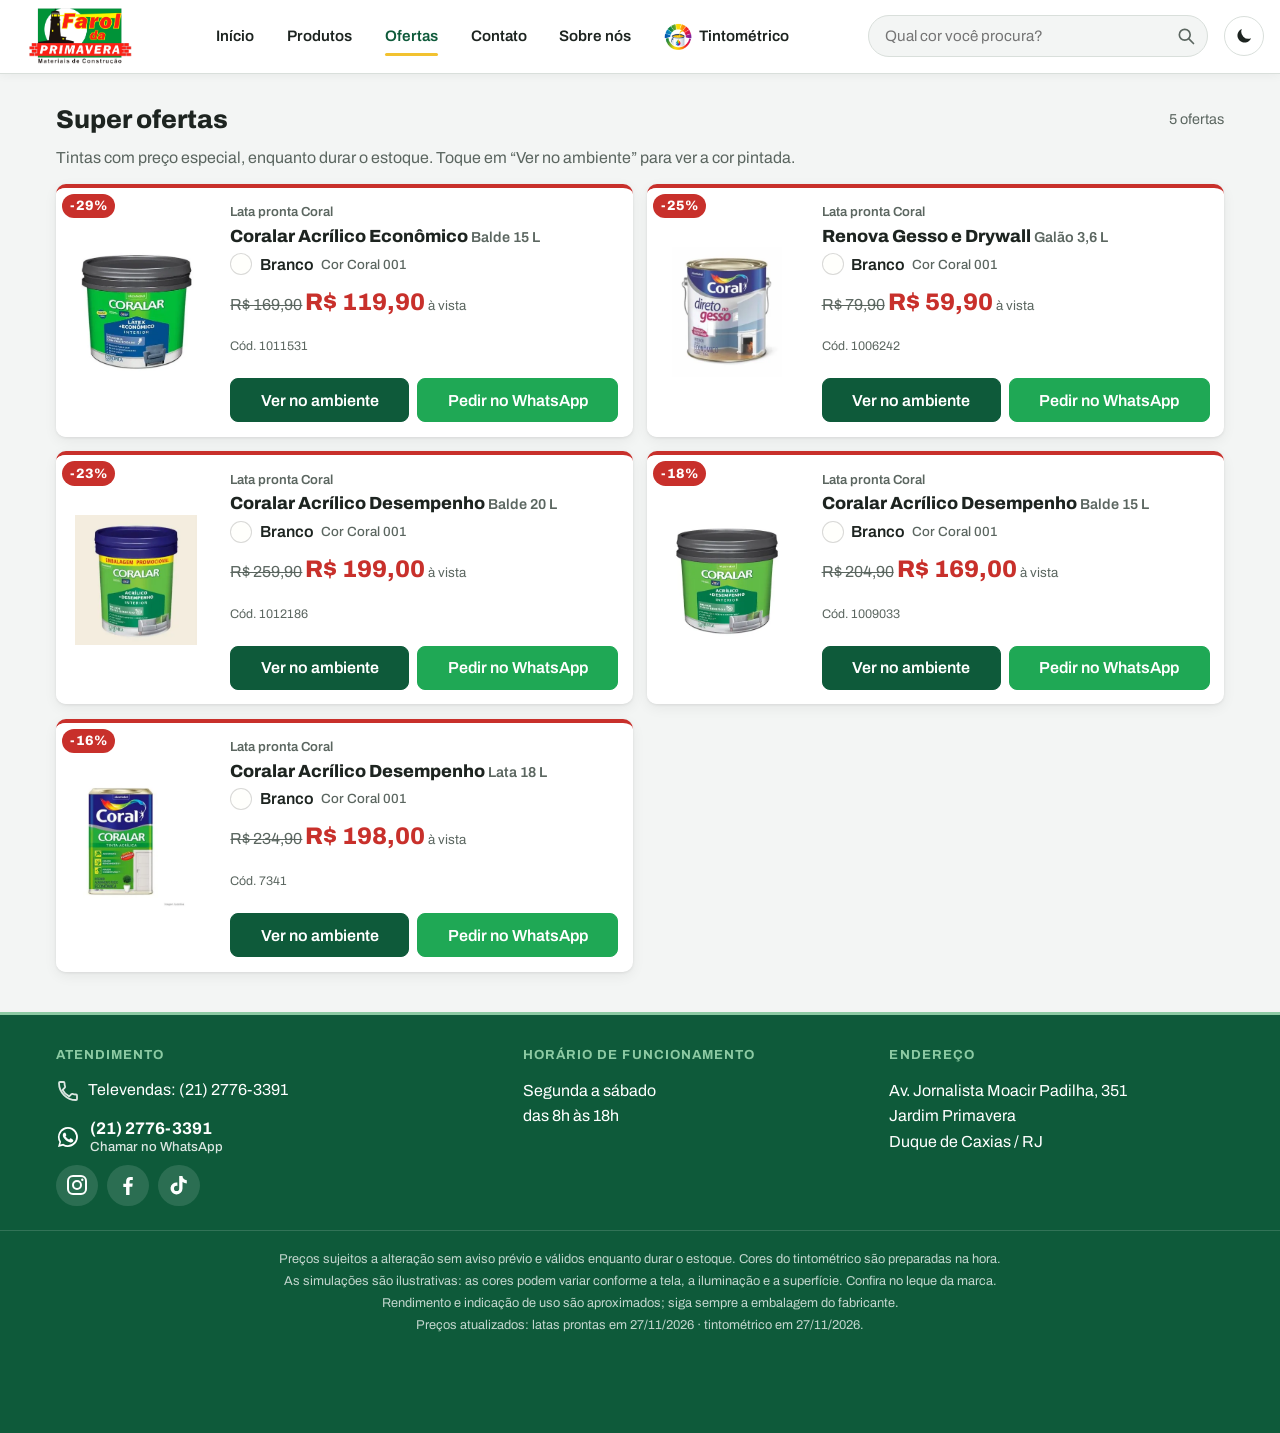
<file: ofertas.html>
<!DOCTYPE html>
<html lang="pt-BR">
<head>
  <meta charset="utf-8">
  <meta name="viewport" content="width=device-width, initial-scale=1, viewport-fit=cover">
  <title>Ofertas · Simulador de Tintas · Farol da Primavera</title>
  <link rel="icon" href="icones/favicon.ico" sizes="any">
  <link rel="icon" href="icones/favicon.svg" type="image/svg+xml">
  <link rel="apple-touch-icon" href="icones/apple-touch-icon.png">
  <link rel="manifest" href="site.webmanifest">
  <meta name="theme-color" content="#0e5a3a">
  <meta name="apple-mobile-web-app-capable" content="yes">
  <meta name="mobile-web-app-capable" content="yes">
  <meta name="apple-mobile-web-app-status-bar-style" content="default">
  <meta name="apple-mobile-web-app-title" content="Tintas Farol">
  <meta property="og:image" content="icones/icon-512.png">
  <meta name="description" content="Tintas em oferta na Farol da Primavera: latas Coral e Iquine com preço especial, enquanto durar o estoque.">
  <link rel="preconnect" href="https://fonts.googleapis.com">
  <link rel="preconnect" href="https://fonts.gstatic.com" crossorigin>
  <link rel="stylesheet" href="https://fonts.googleapis.com/css2?family=Archivo:wght@400;500;600;700;800&display=swap">
  <link rel="stylesheet" href="css/styles.css">
  <script>
    // aplica o tema salvo antes de desenhar a página, sem piscar
    try {
      var tema = localStorage.getItem("tema");
      if (tema === "claro" || tema === "escuro") document.documentElement.dataset.tema = tema;
      // modo totem já no início, para o banner e o menu não piscarem antes de sumir (js/totem.js)
      var t = new URLSearchParams(location.search).get("totem");
      if (t === "1" || (t !== "0" && localStorage.getItem("farol-totem") === "1")) document.documentElement.dataset.totem = "1";
    } catch (e) {}
  </script>
</head>
<body>
  <header class="topo">
    <div class="topo-conteudo">
      <a class="marca" href="index.html" aria-label="Farol da Primavera — início">
        <img src="marca/logo-farol-web.png" alt="Farol da Primavera Materiais de Construção" width="295" height="160">
      </a>
      <!-- menu: data-secao = rola até a seção nesta página (js/app.js); sem ela, abre o link -->
      <nav class="menu" aria-label="Menu principal">
        <a href="index.html#inicio" data-secao="inicio">Início</a>
        <a href="produtos.html">Produtos</a>
        <a href="ofertas.html" aria-current="page">Ofertas</a>
        <a href="index.html#contato" data-secao="contato">Contato</a>
        <a href="index.html#sobre" data-secao="sobre">Sobre nós</a>
        <a href="tintometrico.html" class="menu-tinto"><img src="marca/icone-tintometrico-96.png" srcset="marca/icone-tintometrico-192.png 2x" alt="" width="28" height="28">Tintométrico</a>
      </nav>
      <!-- busca: sugere cores e tintas enquanto digita (js/busca.js); Enter abre a página de produtos -->
      <form class="busca-topo" role="search" action="produtos.html" method="get" autocomplete="off">
        <input type="search" name="q" id="buscaTopo" placeholder="Qual cor você procura?" aria-label="Buscar cor ou tinta"
          role="combobox" aria-autocomplete="list" aria-expanded="false" aria-controls="buscaSugestoes">
        <button type="submit" aria-label="Buscar">
          <svg viewBox="0 0 24 24" aria-hidden="true"><circle cx="10.5" cy="10.5" r="6.5" fill="none" stroke="currentColor" stroke-width="2"/><path d="M15.5 15.5L21 21" stroke="currentColor" stroke-width="2" stroke-linecap="round"/></svg>
        </button>
        <div class="busca-sugestoes" id="buscaSugestoes" role="listbox" hidden></div>
      </form>
      <div class="topo-acoes">
        <button class="instalar" id="btnInstalar" type="button" hidden>📲 Instalar<span class="instalar-app"> app</span></button>
        <button class="tema" id="tema" type="button" aria-label="Alternar modo escuro">
          <svg class="lua" viewBox="0 0 24 24" aria-hidden="true"><path fill="currentColor" d="M20.5 14.6A8.5 8.5 0 0 1 9.4 3.5a8.5 8.5 0 1 0 11.1 11.1z"/></svg>
          <svg class="sol" viewBox="0 0 24 24" aria-hidden="true"><circle cx="12" cy="12" r="4.5" fill="currentColor"/><path stroke="currentColor" stroke-width="2" stroke-linecap="round" d="M12 1.5v2.5M12 20v2.5M1.5 12H4M20 12h2.5M4.6 4.6l1.8 1.8M17.6 17.6l1.8 1.8M4.6 19.4l1.8-1.8M17.6 6.4l1.8-1.8"/></svg>
        </button>
      </div>
    </div>
  </header>

  <main>
    <section class="secao" aria-labelledby="tituloOfertas">
      <div class="secao-topo">
        <h1 id="tituloOfertas" class="titulo-pagina">Super ofertas</h1>
        <span class="contagem" id="contagemOfertas" aria-live="polite"></span>
      </div>
      <p class="secao-texto">Tintas com preço especial, enquanto durar o estoque. Toque em “Ver no ambiente” para ver a cor pintada.</p>
      <div class="grade-ofertas" id="listaOfertas"></div>
    </section>
  </main>

  <footer class="rodape" id="contato">
    <div class="rodape-conteudo">
      <div class="rodape-bloco">
        <h2>Atendimento</h2>
        <ul class="rodape-lista">
          <li><a href="tel:+552127763391">
            <svg viewBox="0 0 24 24" aria-hidden="true"><path d="M6.6 10.8a15.2 15.2 0 0 0 6.6 6.6l2.2-2.2a1 1 0 0 1 1-.25 11.4 11.4 0 0 0 3.6.57 1 1 0 0 1 1 1V20a1 1 0 0 1-1 1A17 17 0 0 1 3 4a1 1 0 0 1 1-1h3.5a1 1 0 0 1 1 1c0 1.25.2 2.45.57 3.57a1 1 0 0 1-.25 1z" fill="none" stroke="currentColor" stroke-width="1.8" stroke-linejoin="round"/></svg>
            <span>Televendas: (21) 2776-3391</span></a></li>
        </ul>
        <!-- mesmo número de WHATSAPP em js/app.js -->
        <a class="rodape-whats" href="https://wa.me/552127763391" target="_blank" rel="noopener">
          <svg viewBox="0 0 24 24" aria-hidden="true"><path d="M12 2a10 10 0 0 0-8.6 15.1L2 22l5-1.3A10 10 0 1 0 12 2zm0 18.2c-1.6 0-3.1-.4-4.4-1.2l-.3-.2-3 .8.8-2.9-.2-.3A8.2 8.2 0 1 1 12 20.2zm4.5-6.1c-.2-.1-1.5-.7-1.7-.8-.2-.1-.4-.1-.6.1l-.8 1c-.1.2-.3.2-.5.1a6.7 6.7 0 0 1-3.3-2.9c-.3-.4.2-.4.7-1.3.1-.2 0-.3 0-.4l-.8-1.8c-.2-.5-.4-.4-.6-.4h-.5c-.2 0-.4.1-.7.3-.2.2-.9.9-.9 2.2s.9 2.6 1.1 2.7c.1.2 1.8 2.8 4.4 3.9 1.6.7 2.3.8 3.1.6.5-.1 1.5-.6 1.7-1.2.2-.6.2-1.1.1-1.2l-.7-.3z"/></svg>
          <span>(21) 2776-3391<small>Chamar no WhatsApp</small></span>
        </a>
        <ul class="redes" aria-label="Redes sociais">
          <li><a href="https://www.instagram.com/faroldaprimavera/" target="_blank" rel="noopener" aria-label="Instagram">
            <svg viewBox="0 0 24 24" aria-hidden="true"><rect x="3" y="3" width="18" height="18" rx="5" fill="none" stroke="currentColor" stroke-width="2"/><circle cx="12" cy="12" r="4" fill="none" stroke="currentColor" stroke-width="2"/><circle cx="17.3" cy="6.7" r="1.2"/></svg></a></li>
          <li><a href="https://www.facebook.com/FarolDaPrimavera/" target="_blank" rel="noopener" aria-label="Facebook">
            <svg viewBox="0 0 24 24" aria-hidden="true"><path d="M13.5 22v-8.2h2.8l.4-3.2h-3.2V8.5c0-.9.3-1.6 1.6-1.6h1.7V4.1c-.3 0-1.3-.1-2.5-.1-2.5 0-4.2 1.5-4.2 4.3v2.4H7.3v3.2h2.8V22h3.4z"/></svg></a></li>
          <li><a href="https://www.tiktok.com/@faroldaprimavera" target="_blank" rel="noopener" aria-label="TikTok">
            <svg viewBox="0 0 24 24" aria-hidden="true"><path d="M16.6 5.8A4.3 4.3 0 0 1 15.5 3h-3.3v12.4a2.6 2.6 0 1 1-2.6-2.6c.3 0 .5 0 .8.1V9.5a6 6 0 1 0 5.1 5.9V9.1a7.4 7.4 0 0 0 4.3 1.4V7.2c-1 0-2.5-.5-3.2-1.4z"/></svg></a></li>
        </ul>
      </div>
      <div class="rodape-bloco">
        <h2>Horário de funcionamento</h2>
        <p>Segunda a sábado<br>das 8h às 18h</p>
      </div>
      <div class="rodape-bloco">
        <h2>Endereço</h2>
        <p>Av. Jornalista Moacir Padilha, 351<br>Jardim Primavera<br>Duque de Caxias / RJ</p>
      </div>
    </div>
    <div class="rodape-avisos">
      <p>Preços sujeitos a alteração sem aviso prévio e válidos enquanto durar o estoque. Cores do tintométrico são preparadas na hora.</p>
      <p>As simulações são ilustrativas: as cores podem variar conforme a tela, a iluminação e a superfície. Confira no leque da marca.</p>
      <p>Rendimento e indicação de uso são aproximados; siga sempre a embalagem do fabricante.</p>
      <p id="atualizado"></p>
    </div>
  </footer>

  <div class="aviso-app" id="avisoIos" role="dialog" aria-labelledby="avisoIosTitulo" hidden>
    <p><strong id="avisoIosTitulo">Instalar no iPhone/iPad</strong>
      Toque em <strong>Compartilhar</strong> (quadrado com seta) e depois em <strong>Adicionar à Tela de Início</strong>.</p>
    <button class="aviso-app-botao" id="btnFecharIos" type="button">Entendi</button>
  </div>
  <div class="aviso-app" id="avisoVersao" role="status" hidden>
    <p>Nova versão disponível.</p>
    <button class="aviso-app-botao" id="btnAtualizar" type="button">Atualizar</button>
  </div>

  <!-- Ordem importa. Sem type="module" para abrir via file:// -->
  <script src="dados/tintas.js"></script>
  <script src="js/app.js"></script>
  <script src="js/busca.js"></script>
  <script src="js/ofertas.js"></script>
  <script src="js/totem.js"></script>
  <script src="js/pwa.js"></script>
</body>
</html>
</file>
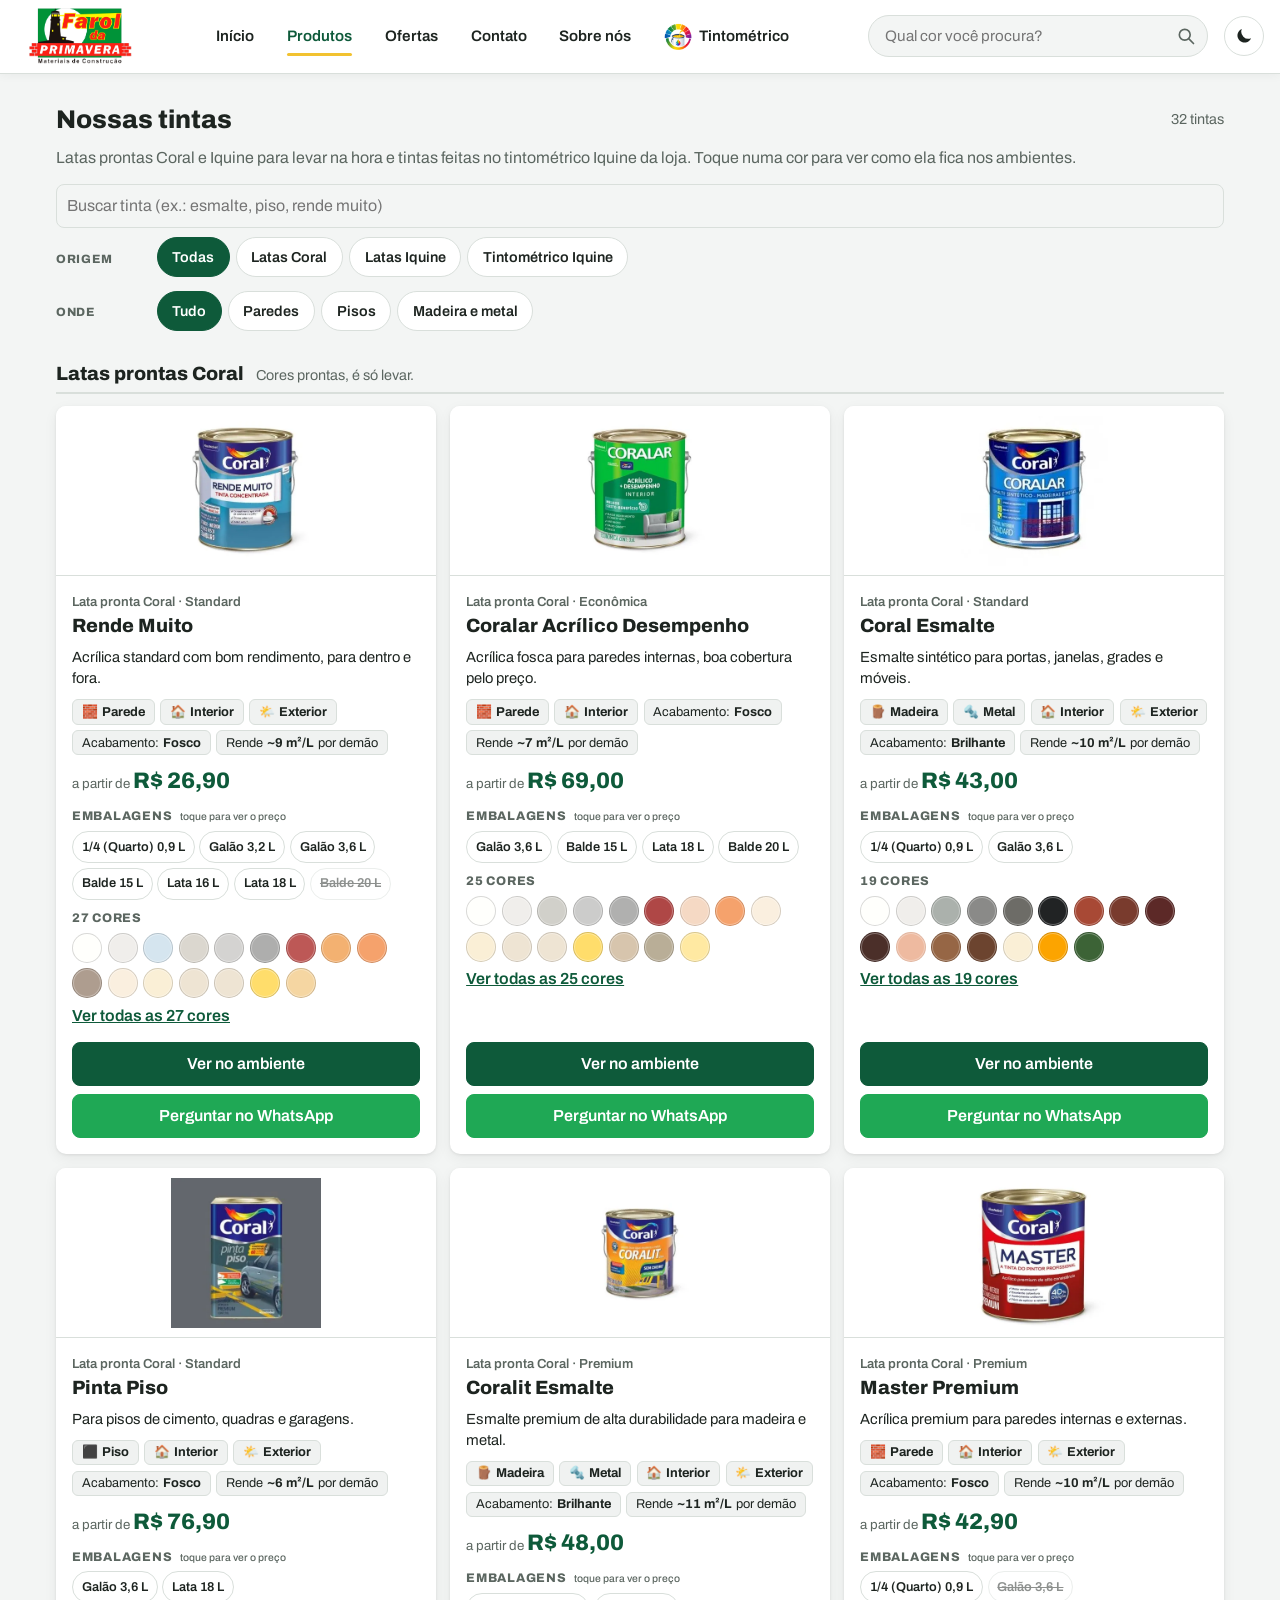
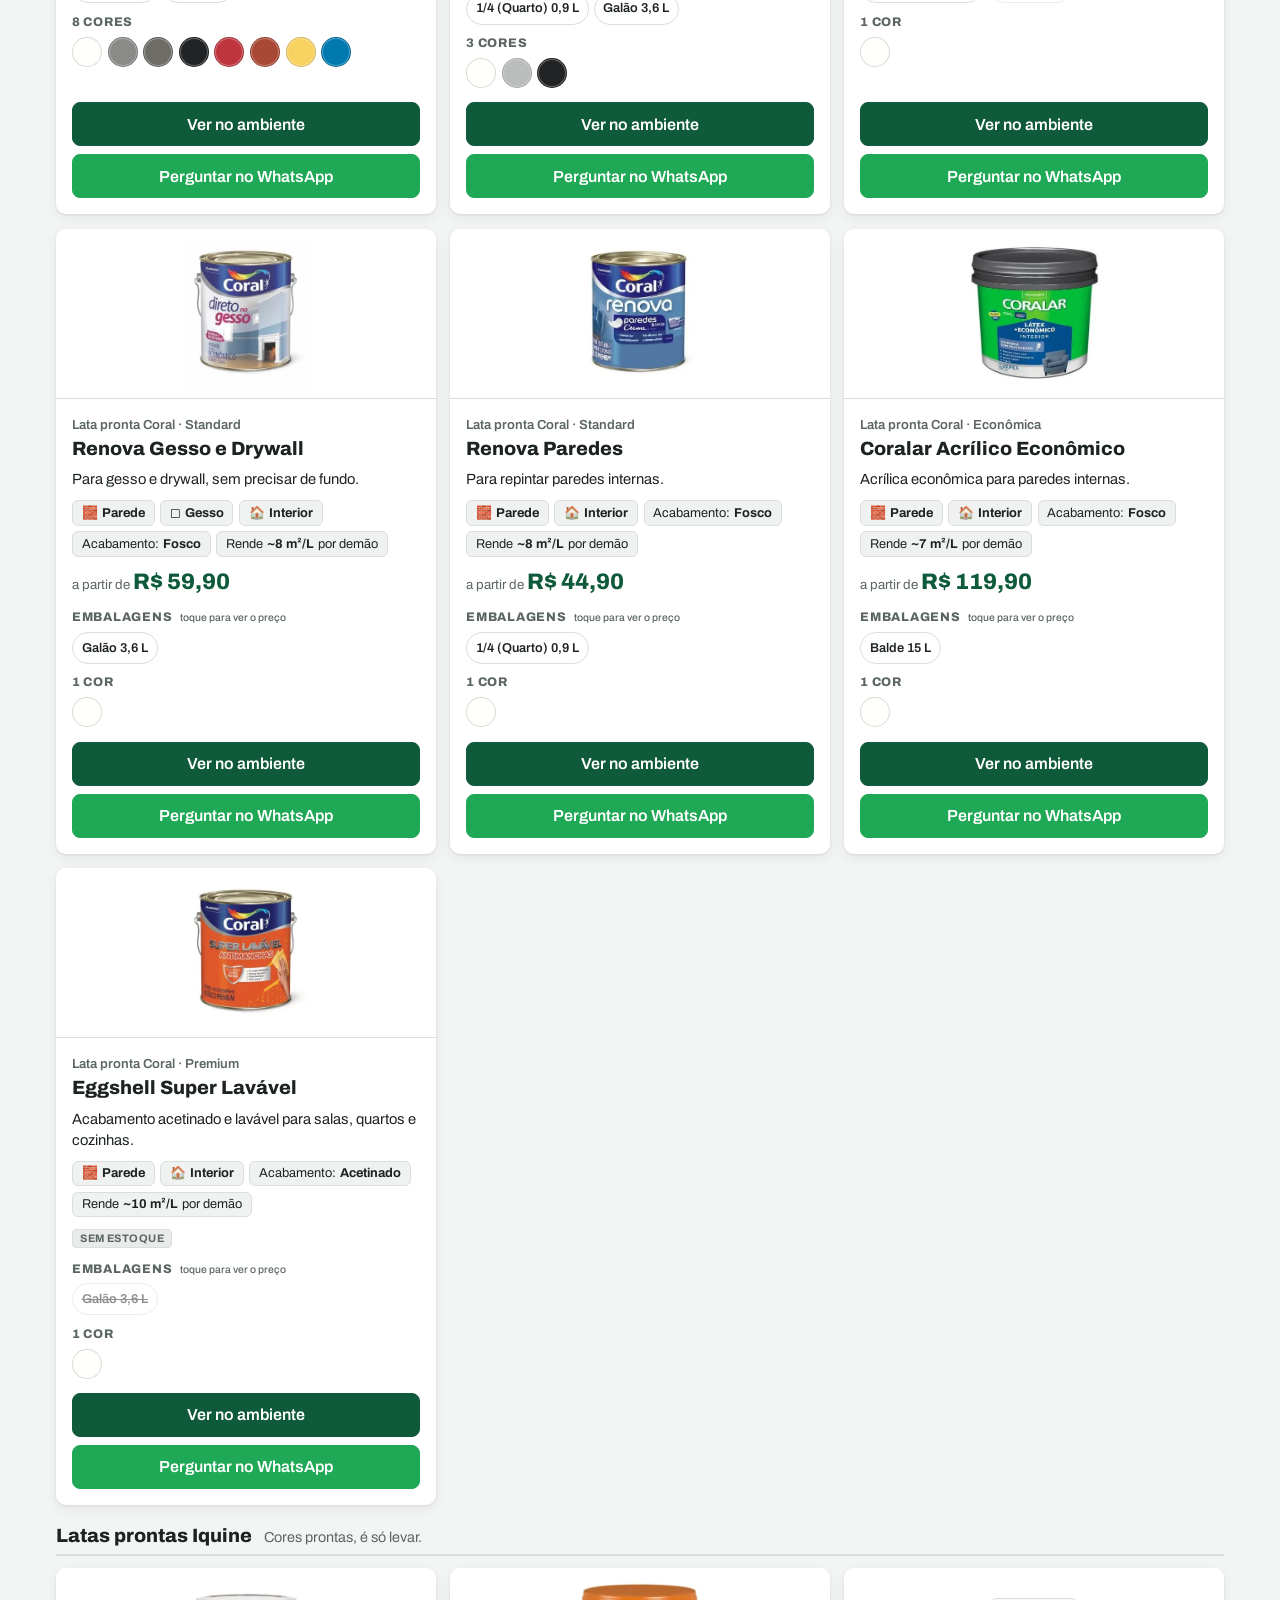
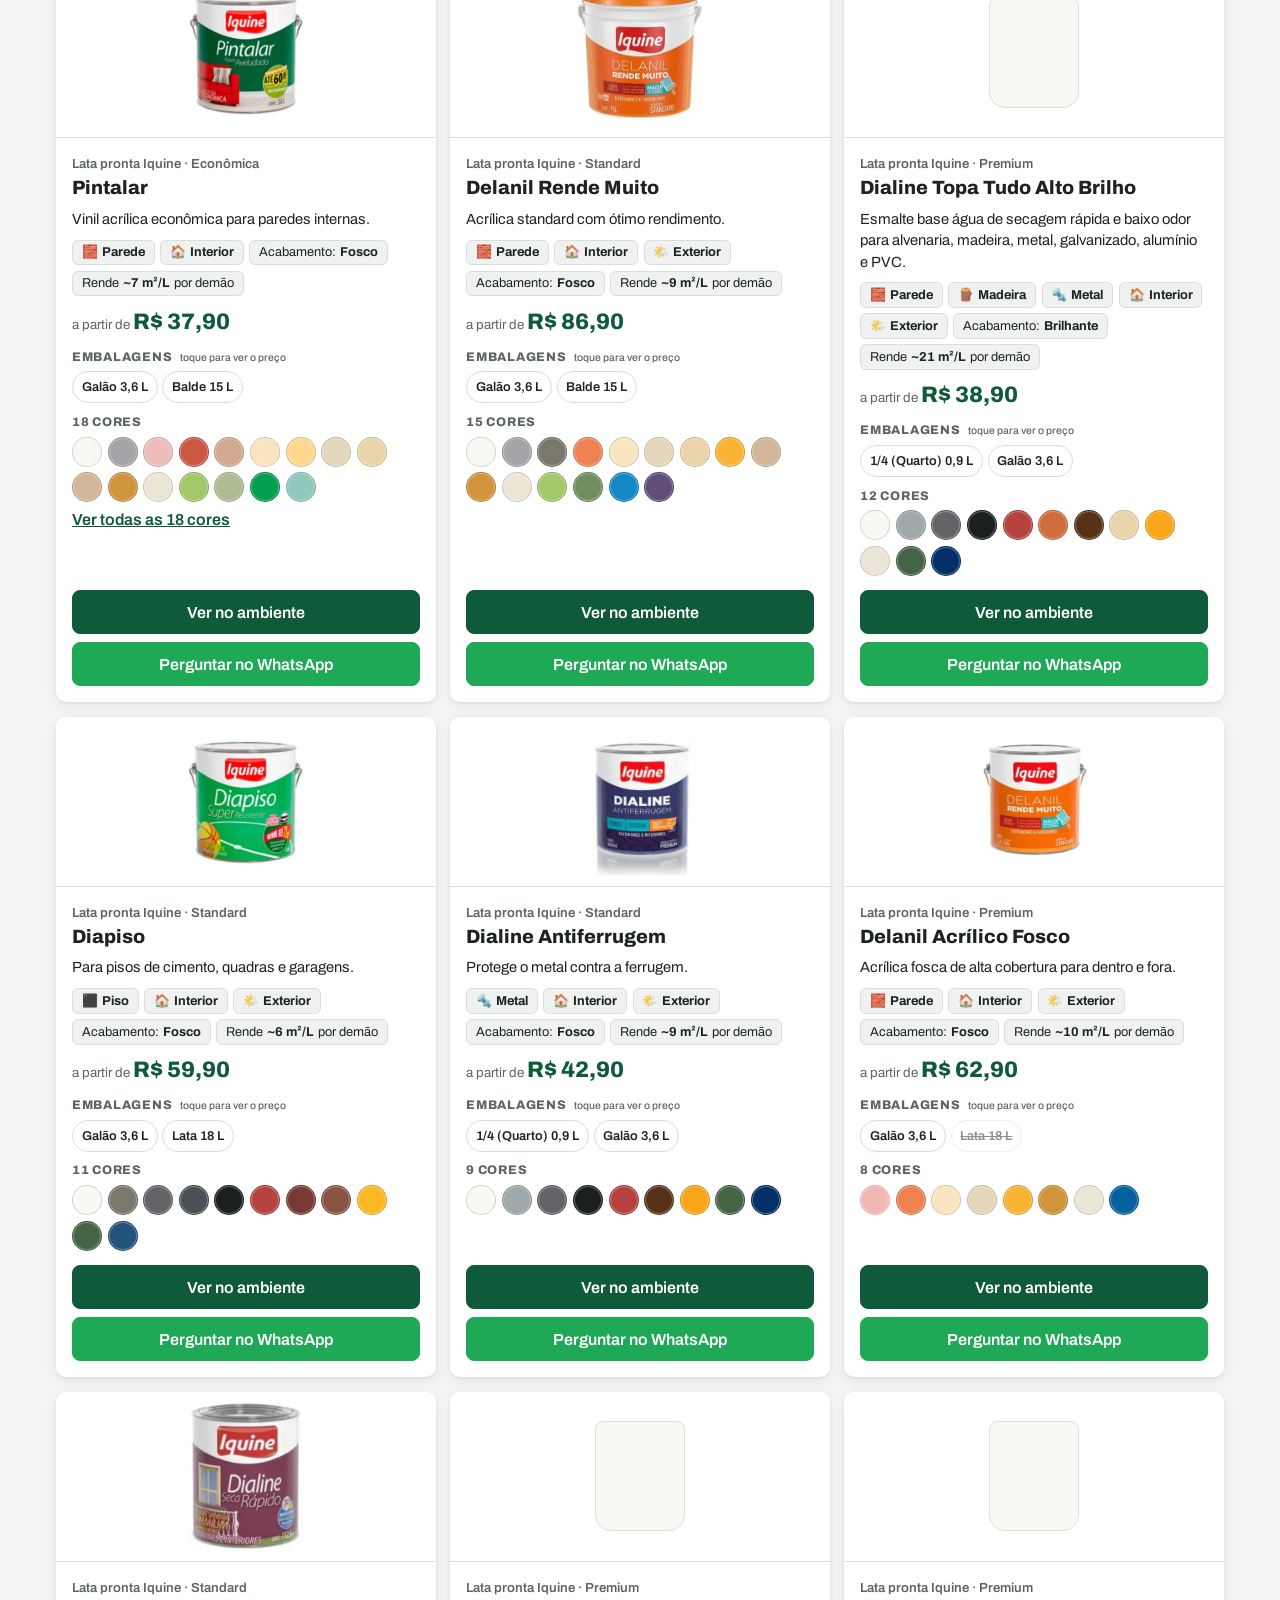
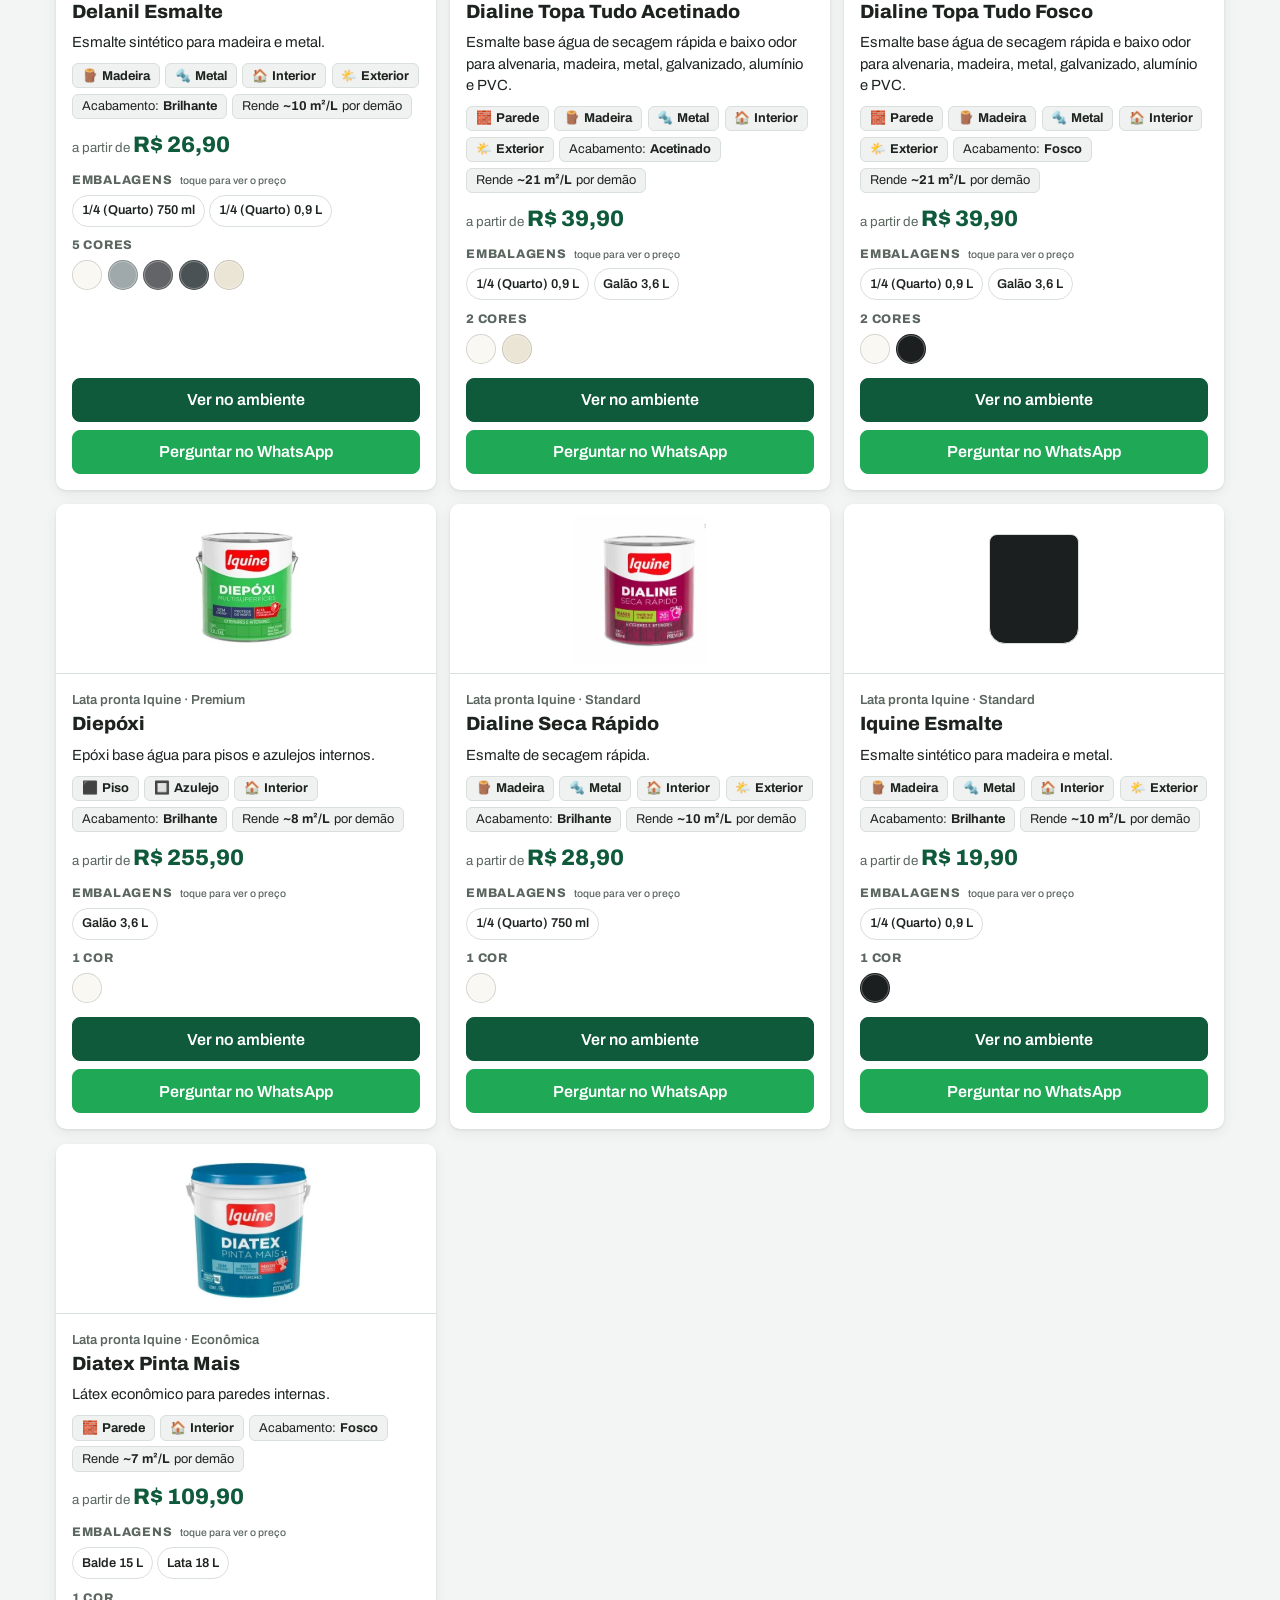
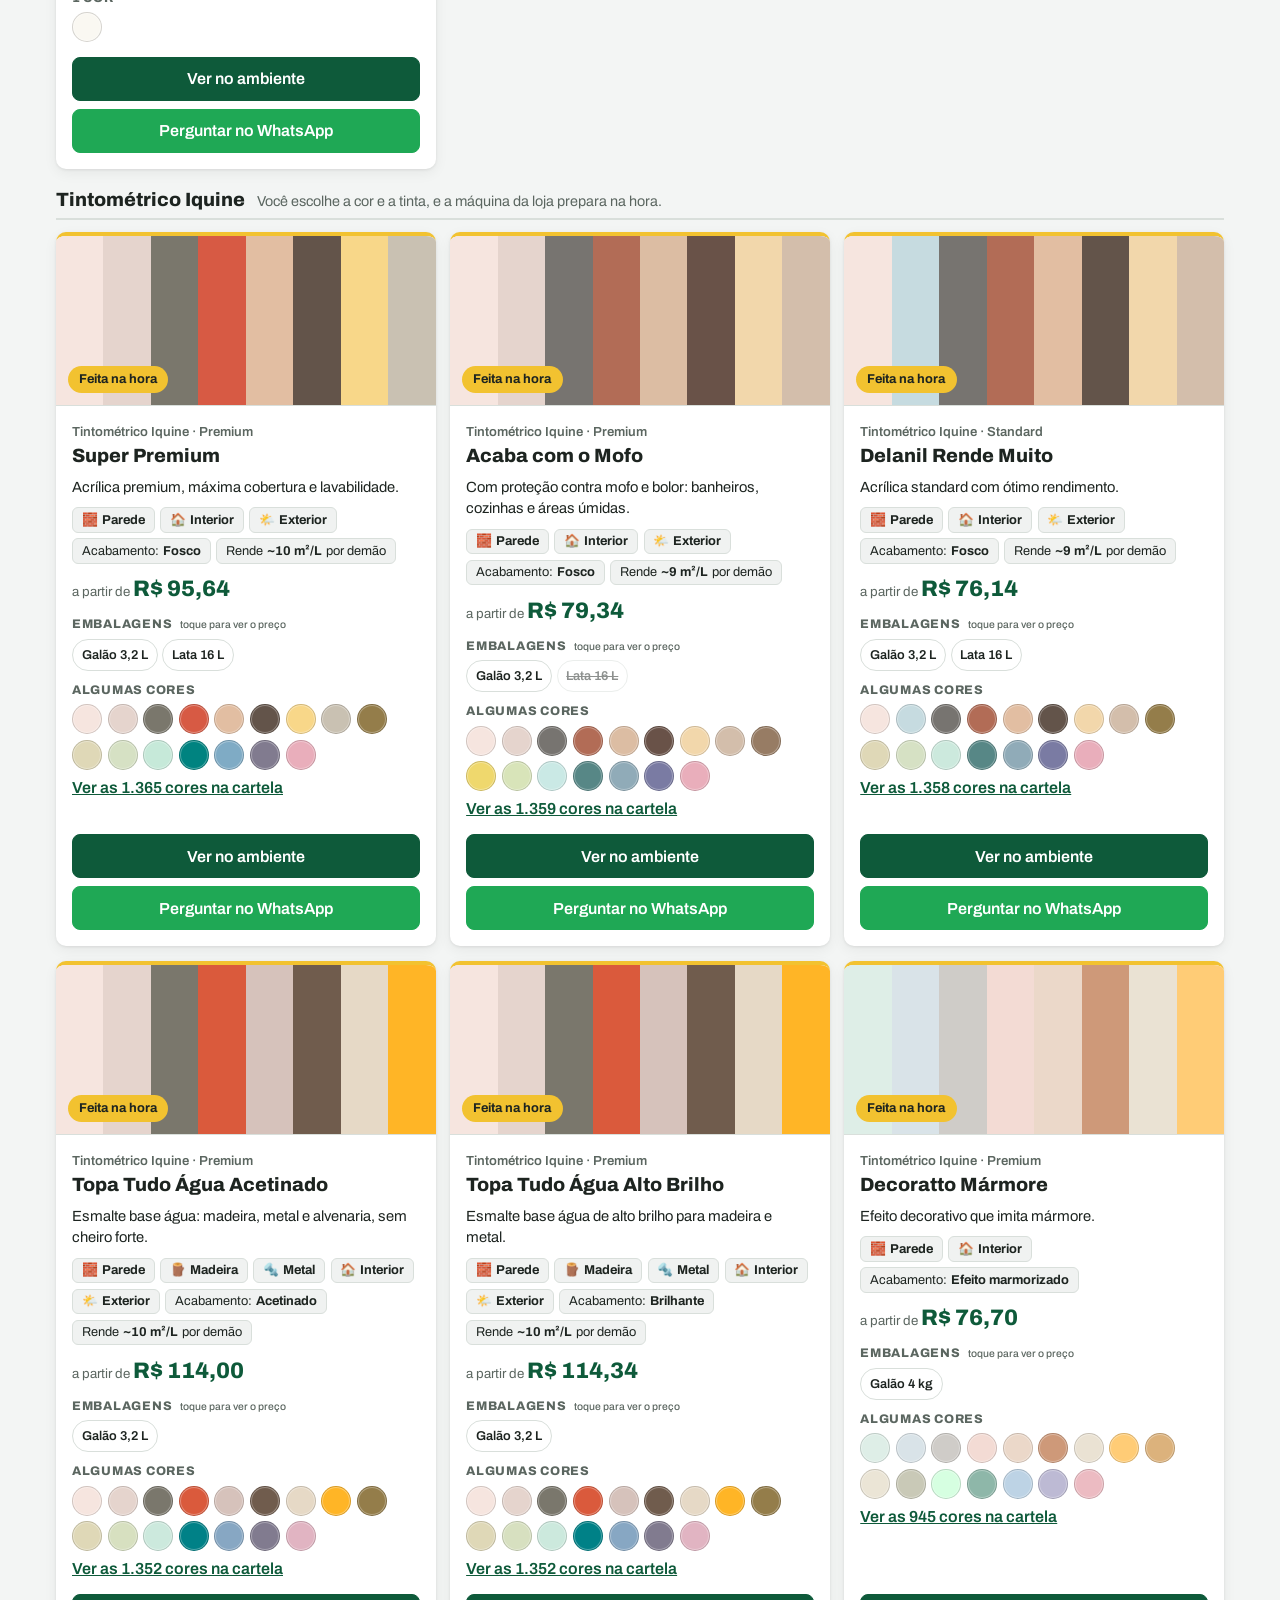
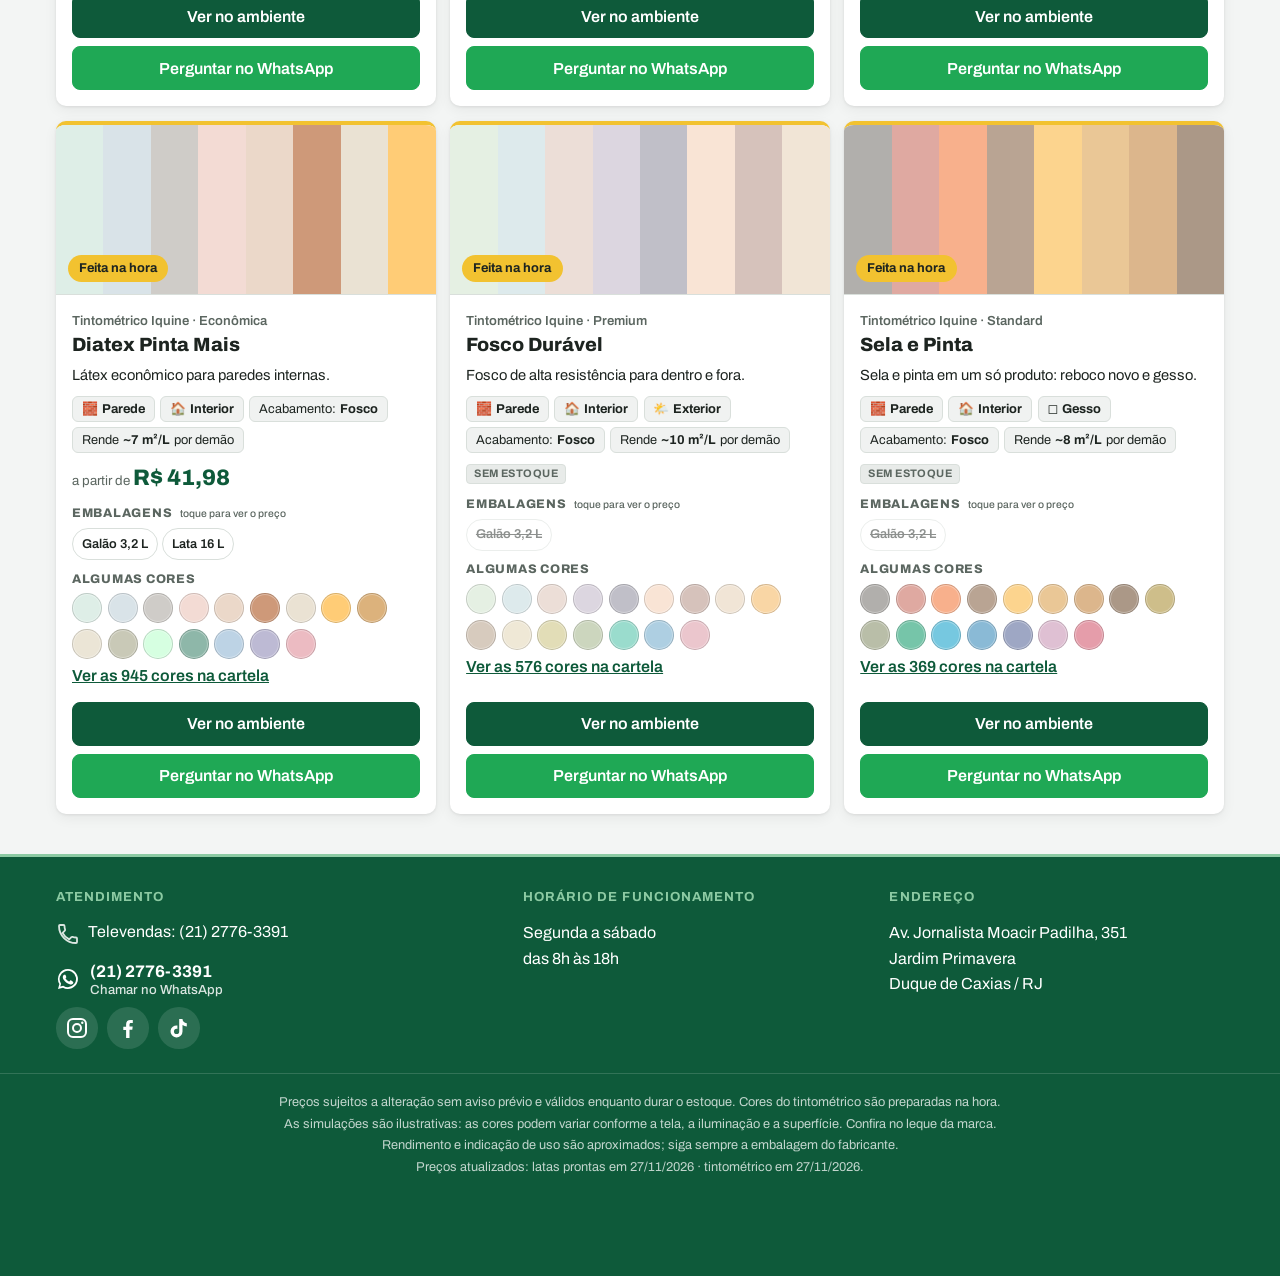
<file: produtos.html>
<!DOCTYPE html>
<html lang="pt-BR">
<head>
  <meta charset="utf-8">
  <meta name="viewport" content="width=device-width, initial-scale=1, viewport-fit=cover">
  <title>Produtos · Simulador de Tintas · Farol da Primavera</title>
  <link rel="icon" href="icones/favicon.ico" sizes="any">
  <link rel="icon" href="icones/favicon.svg" type="image/svg+xml">
  <link rel="apple-touch-icon" href="icones/apple-touch-icon.png">
  <link rel="manifest" href="site.webmanifest">
  <meta name="theme-color" content="#0e5a3a">
  <meta name="apple-mobile-web-app-capable" content="yes">
  <meta name="mobile-web-app-capable" content="yes">
  <meta name="apple-mobile-web-app-status-bar-style" content="default">
  <meta name="apple-mobile-web-app-title" content="Tintas Farol">
  <meta property="og:image" content="icones/icon-512.png">
  <meta name="description" content="As tintas do Farol da Primavera: latas prontas Coral e Iquine e o tintométrico Iquine, com embalagens, cores e preços.">
  <link rel="preconnect" href="https://fonts.googleapis.com">
  <link rel="preconnect" href="https://fonts.gstatic.com" crossorigin>
  <link rel="stylesheet" href="https://fonts.googleapis.com/css2?family=Archivo:wght@400;500;600;700;800&display=swap">
  <link rel="stylesheet" href="css/styles.css">
  <script>
    // aplica o tema salvo antes de desenhar a página, sem piscar
    try {
      var tema = localStorage.getItem("tema");
      if (tema === "claro" || tema === "escuro") document.documentElement.dataset.tema = tema;
      // modo totem já no início, para o banner e o menu não piscarem antes de sumir (js/totem.js)
      var t = new URLSearchParams(location.search).get("totem");
      if (t === "1" || (t !== "0" && localStorage.getItem("farol-totem") === "1")) document.documentElement.dataset.totem = "1";
    } catch (e) {}
  </script>
</head>
<body>
  <header class="topo">
    <div class="topo-conteudo">
      <a class="marca" href="index.html" aria-label="Farol da Primavera — início">
        <img src="marca/logo-farol-web.png" alt="Farol da Primavera Materiais de Construção" width="295" height="160">
      </a>
      <!-- menu: data-secao = rola até a seção nesta página (js/app.js); sem ela, abre o link -->
      <nav class="menu" aria-label="Menu principal">
        <a href="index.html#inicio" data-secao="inicio">Início</a>
        <a href="produtos.html" aria-current="page">Produtos</a>
        <a href="ofertas.html">Ofertas</a>
        <a href="index.html#contato" data-secao="contato">Contato</a>
        <a href="index.html#sobre" data-secao="sobre">Sobre nós</a>
        <a href="tintometrico.html" class="menu-tinto"><img src="marca/icone-tintometrico-96.png" srcset="marca/icone-tintometrico-192.png 2x" alt="" width="28" height="28">Tintométrico</a>
      </nav>
      <!-- busca: sugere cores e tintas enquanto digita (js/busca.js); Enter abre a página de produtos -->
      <form class="busca-topo" role="search" action="produtos.html" method="get" autocomplete="off">
        <input type="search" name="q" id="buscaTopo" placeholder="Qual cor você procura?" aria-label="Buscar cor ou tinta"
          role="combobox" aria-autocomplete="list" aria-expanded="false" aria-controls="buscaSugestoes">
        <button type="submit" aria-label="Buscar">
          <svg viewBox="0 0 24 24" aria-hidden="true"><circle cx="10.5" cy="10.5" r="6.5" fill="none" stroke="currentColor" stroke-width="2"/><path d="M15.5 15.5L21 21" stroke="currentColor" stroke-width="2" stroke-linecap="round"/></svg>
        </button>
        <div class="busca-sugestoes" id="buscaSugestoes" role="listbox" hidden></div>
      </form>
      <div class="topo-acoes">
        <button class="instalar" id="btnInstalar" type="button" hidden>📲 Instalar<span class="instalar-app"> app</span></button>
        <button class="tema" id="tema" type="button" aria-label="Alternar modo escuro">
          <svg class="lua" viewBox="0 0 24 24" aria-hidden="true"><path fill="currentColor" d="M20.5 14.6A8.5 8.5 0 0 1 9.4 3.5a8.5 8.5 0 1 0 11.1 11.1z"/></svg>
          <svg class="sol" viewBox="0 0 24 24" aria-hidden="true"><circle cx="12" cy="12" r="4.5" fill="currentColor"/><path stroke="currentColor" stroke-width="2" stroke-linecap="round" d="M12 1.5v2.5M12 20v2.5M1.5 12H4M20 12h2.5M4.6 4.6l1.8 1.8M17.6 17.6l1.8 1.8M4.6 19.4l1.8-1.8M17.6 6.4l1.8-1.8"/></svg>
        </button>
      </div>
    </div>
  </header>

  <main>
    <section class="secao" aria-labelledby="tituloProdutos">
      <div class="secao-topo">
        <h1 id="tituloProdutos" class="titulo-pagina">Nossas tintas</h1>
        <span class="contagem" id="contagemProdutos" aria-live="polite"></span>
      </div>
      <p class="secao-texto">Latas prontas Coral e Iquine para levar na hora e tintas feitas no tintométrico Iquine da loja.
        Toque numa cor para ver como ela fica nos ambientes.</p>
      <div class="filtros-produtos" id="filtrosProdutos"></div>
      <div id="listaProdutos"></div>
    </section>
  </main>

  <footer class="rodape" id="contato">
    <div class="rodape-conteudo">
      <div class="rodape-bloco">
        <h2>Atendimento</h2>
        <ul class="rodape-lista">
          <li><a href="tel:+552127763391">
            <svg viewBox="0 0 24 24" aria-hidden="true"><path d="M6.6 10.8a15.2 15.2 0 0 0 6.6 6.6l2.2-2.2a1 1 0 0 1 1-.25 11.4 11.4 0 0 0 3.6.57 1 1 0 0 1 1 1V20a1 1 0 0 1-1 1A17 17 0 0 1 3 4a1 1 0 0 1 1-1h3.5a1 1 0 0 1 1 1c0 1.25.2 2.45.57 3.57a1 1 0 0 1-.25 1z" fill="none" stroke="currentColor" stroke-width="1.8" stroke-linejoin="round"/></svg>
            <span>Televendas: (21) 2776-3391</span></a></li>
        </ul>
        <!-- mesmo número de WHATSAPP em js/app.js -->
        <a class="rodape-whats" href="https://wa.me/552127763391" target="_blank" rel="noopener">
          <svg viewBox="0 0 24 24" aria-hidden="true"><path d="M12 2a10 10 0 0 0-8.6 15.1L2 22l5-1.3A10 10 0 1 0 12 2zm0 18.2c-1.6 0-3.1-.4-4.4-1.2l-.3-.2-3 .8.8-2.9-.2-.3A8.2 8.2 0 1 1 12 20.2zm4.5-6.1c-.2-.1-1.5-.7-1.7-.8-.2-.1-.4-.1-.6.1l-.8 1c-.1.2-.3.2-.5.1a6.7 6.7 0 0 1-3.3-2.9c-.3-.4.2-.4.7-1.3.1-.2 0-.3 0-.4l-.8-1.8c-.2-.5-.4-.4-.6-.4h-.5c-.2 0-.4.1-.7.3-.2.2-.9.9-.9 2.2s.9 2.6 1.1 2.7c.1.2 1.8 2.8 4.4 3.9 1.6.7 2.3.8 3.1.6.5-.1 1.5-.6 1.7-1.2.2-.6.2-1.1.1-1.2l-.7-.3z"/></svg>
          <span>(21) 2776-3391<small>Chamar no WhatsApp</small></span>
        </a>
        <ul class="redes" aria-label="Redes sociais">
          <li><a href="https://www.instagram.com/faroldaprimavera/" target="_blank" rel="noopener" aria-label="Instagram">
            <svg viewBox="0 0 24 24" aria-hidden="true"><rect x="3" y="3" width="18" height="18" rx="5" fill="none" stroke="currentColor" stroke-width="2"/><circle cx="12" cy="12" r="4" fill="none" stroke="currentColor" stroke-width="2"/><circle cx="17.3" cy="6.7" r="1.2"/></svg></a></li>
          <li><a href="https://www.facebook.com/FarolDaPrimavera/" target="_blank" rel="noopener" aria-label="Facebook">
            <svg viewBox="0 0 24 24" aria-hidden="true"><path d="M13.5 22v-8.2h2.8l.4-3.2h-3.2V8.5c0-.9.3-1.6 1.6-1.6h1.7V4.1c-.3 0-1.3-.1-2.5-.1-2.5 0-4.2 1.5-4.2 4.3v2.4H7.3v3.2h2.8V22h3.4z"/></svg></a></li>
          <li><a href="https://www.tiktok.com/@faroldaprimavera" target="_blank" rel="noopener" aria-label="TikTok">
            <svg viewBox="0 0 24 24" aria-hidden="true"><path d="M16.6 5.8A4.3 4.3 0 0 1 15.5 3h-3.3v12.4a2.6 2.6 0 1 1-2.6-2.6c.3 0 .5 0 .8.1V9.5a6 6 0 1 0 5.1 5.9V9.1a7.4 7.4 0 0 0 4.3 1.4V7.2c-1 0-2.5-.5-3.2-1.4z"/></svg></a></li>
        </ul>
      </div>
      <div class="rodape-bloco">
        <h2>Horário de funcionamento</h2>
        <p>Segunda a sábado<br>das 8h às 18h</p>
      </div>
      <div class="rodape-bloco">
        <h2>Endereço</h2>
        <p>Av. Jornalista Moacir Padilha, 351<br>Jardim Primavera<br>Duque de Caxias / RJ</p>
      </div>
    </div>
    <div class="rodape-avisos">
      <p>Preços sujeitos a alteração sem aviso prévio e válidos enquanto durar o estoque. Cores do tintométrico são preparadas na hora.</p>
      <p>As simulações são ilustrativas: as cores podem variar conforme a tela, a iluminação e a superfície. Confira no leque da marca.</p>
      <p>Rendimento e indicação de uso são aproximados; siga sempre a embalagem do fabricante.</p>
      <p id="atualizado"></p>
    </div>
  </footer>

  <div class="aviso-app" id="avisoIos" role="dialog" aria-labelledby="avisoIosTitulo" hidden>
    <p><strong id="avisoIosTitulo">Instalar no iPhone/iPad</strong>
      Toque em <strong>Compartilhar</strong> (quadrado com seta) e depois em <strong>Adicionar à Tela de Início</strong>.</p>
    <button class="aviso-app-botao" id="btnFecharIos" type="button">Entendi</button>
  </div>
  <div class="aviso-app" id="avisoVersao" role="status" hidden>
    <p>Nova versão disponível.</p>
    <button class="aviso-app-botao" id="btnAtualizar" type="button">Atualizar</button>
  </div>

  <!-- Ordem importa. Sem type="module" para abrir via file:// -->
  <script src="dados/tintas.js"></script>
  <script src="js/app.js"></script>
  <script src="js/busca.js"></script>
  <script src="js/produtos.js"></script>
  <script src="js/totem.js"></script>
  <script src="js/pwa.js"></script>
</body>
</html>
</file>
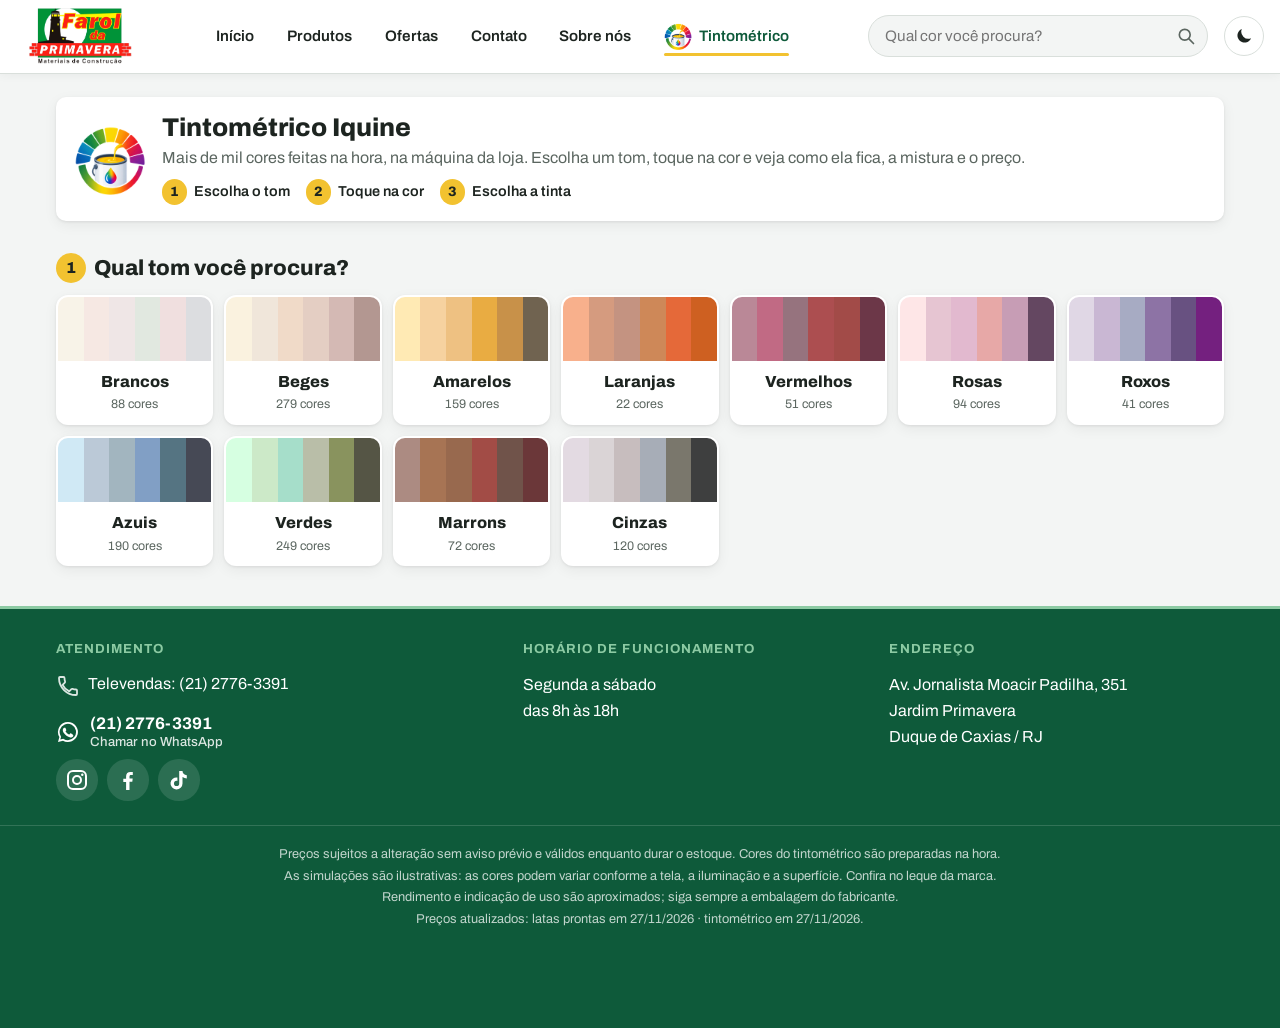
<file: tintometrico.html>
<!DOCTYPE html>
<html lang="pt-BR">
<head>
  <meta charset="utf-8">
  <meta name="viewport" content="width=device-width, initial-scale=1, viewport-fit=cover">
  <title>Tintométrico · Simulador de Tintas · Farol da Primavera</title>
  <link rel="icon" href="icones/favicon.ico" sizes="any">
  <link rel="icon" href="icones/favicon.svg" type="image/svg+xml">
  <link rel="apple-touch-icon" href="icones/apple-touch-icon.png">
  <link rel="manifest" href="site.webmanifest">
  <meta name="theme-color" content="#0e5a3a">
  <meta name="apple-mobile-web-app-capable" content="yes">
  <meta name="mobile-web-app-capable" content="yes">
  <meta name="apple-mobile-web-app-status-bar-style" content="default">
  <meta name="apple-mobile-web-app-title" content="Tintas Farol">
  <meta property="og:image" content="icones/icon-512.png">
  <meta name="description" content="Escolha o tom, veja as cores do tintométrico Iquine do Farol da Primavera, a mistura de corantes de cada uma e o preço na tinta que você quiser.">
  <link rel="preconnect" href="https://fonts.googleapis.com">
  <link rel="preconnect" href="https://fonts.gstatic.com" crossorigin>
  <link rel="stylesheet" href="https://fonts.googleapis.com/css2?family=Archivo:wght@400;500;600;700;800&display=swap">
  <link rel="stylesheet" href="css/styles.css">
  <script>
    // aplica o tema salvo antes de desenhar a página, sem piscar
    try {
      var tema = localStorage.getItem("tema");
      if (tema === "claro" || tema === "escuro") document.documentElement.dataset.tema = tema;
      // modo totem já no início, para o banner e o menu não piscarem antes de sumir (js/totem.js)
      var t = new URLSearchParams(location.search).get("totem");
      if (t === "1" || (t !== "0" && localStorage.getItem("farol-totem") === "1")) document.documentElement.dataset.totem = "1";
    } catch (e) {}
  </script>
</head>
<body>
  <header class="topo">
    <div class="topo-conteudo">
      <a class="marca" href="index.html" aria-label="Farol da Primavera — início">
        <img src="marca/logo-farol-web.png" alt="Farol da Primavera Materiais de Construção" width="295" height="160">
      </a>
      <!-- menu: data-secao = rola até a seção nesta página (js/app.js); sem ela, abre o link -->
      <nav class="menu" aria-label="Menu principal">
        <a href="index.html#inicio" data-secao="inicio">Início</a>
        <a href="produtos.html">Produtos</a>
        <a href="ofertas.html">Ofertas</a>
        <a href="index.html#contato" data-secao="contato">Contato</a>
        <a href="index.html#sobre" data-secao="sobre">Sobre nós</a>
        <a href="tintometrico.html" aria-current="page" class="menu-tinto"><img src="marca/icone-tintometrico-96.png" srcset="marca/icone-tintometrico-192.png 2x" alt="" width="28" height="28">Tintométrico</a>
      </nav>
      <!-- busca: sugere cores e tintas enquanto digita (js/busca.js); Enter abre a página de produtos -->
      <form class="busca-topo" role="search" action="produtos.html" method="get" autocomplete="off">
        <input type="search" name="q" id="buscaTopo" placeholder="Qual cor você procura?" aria-label="Buscar cor ou tinta"
          role="combobox" aria-autocomplete="list" aria-expanded="false" aria-controls="buscaSugestoes">
        <button type="submit" aria-label="Buscar">
          <svg viewBox="0 0 24 24" aria-hidden="true"><circle cx="10.5" cy="10.5" r="6.5" fill="none" stroke="currentColor" stroke-width="2"/><path d="M15.5 15.5L21 21" stroke="currentColor" stroke-width="2" stroke-linecap="round"/></svg>
        </button>
        <div class="busca-sugestoes" id="buscaSugestoes" role="listbox" hidden></div>
      </form>
      <div class="topo-acoes">
        <button class="instalar" id="btnInstalar" type="button" hidden>📲 Instalar<span class="instalar-app"> app</span></button>
        <button class="tema" id="tema" type="button" aria-label="Alternar modo escuro">
          <svg class="lua" viewBox="0 0 24 24" aria-hidden="true"><path fill="currentColor" d="M20.5 14.6A8.5 8.5 0 0 1 9.4 3.5a8.5 8.5 0 1 0 11.1 11.1z"/></svg>
          <svg class="sol" viewBox="0 0 24 24" aria-hidden="true"><circle cx="12" cy="12" r="4.5" fill="currentColor"/><path stroke="currentColor" stroke-width="2" stroke-linecap="round" d="M12 1.5v2.5M12 20v2.5M1.5 12H4M20 12h2.5M4.6 4.6l1.8 1.8M17.6 17.6l1.8 1.8M4.6 19.4l1.8-1.8M17.6 6.4l1.8-1.8"/></svg>
        </button>
      </div>
    </div>
  </header>

  <main class="tinto-pagina">
    <section class="tinto-intro" aria-labelledby="tituloTinto">
      <img src="marca/icone-tintometrico-192.png" alt="" width="96" height="96">
      <div>
        <h1 id="tituloTinto" class="titulo-pagina">Tintométrico Iquine</h1>
        <p>Mais de mil cores feitas na hora, na máquina da loja. Escolha um tom, toque na cor e veja como ela fica, a mistura e o preço.</p>
        <ol class="tinto-passos" aria-label="Como funciona">
          <li><b>1</b>Escolha o tom</li>
          <li><b>2</b>Toque na cor</li>
          <li><b>3</b>Escolha a tinta</li>
        </ol>
      </div>
    </section>

    <!-- passo 1 -->
    <section class="secao" id="passo1" aria-labelledby="tituloPasso1">
      <div class="secao-topo"><h2 id="tituloPasso1"><span class="num-passo">1</span> Qual tom você procura?</h2></div>
      <div class="tons-grade" id="tTons"></div>
    </section>

    <!-- passo 2 -->
    <section class="secao" id="passo2" aria-labelledby="tituloPasso2" hidden>
      <div class="secao-topo">
        <h2 id="tituloPasso2"><span class="num-passo">2</span> <span id="tTomNome"></span> <small class="contagem" id="tContagem"></small></h2>
        <button type="button" class="link" id="trocarTom">Trocar o tom</button>
      </div>
      <div class="tinto-filtros">
        <div class="filtro-linha" role="group" aria-label="Claridade">
          <span class="filtro-rot">Claridade</span>
          <div class="rolagem" id="tfClaridade">
            <button type="button" class="chip" data-v="" aria-pressed="true">Todas</button>
            <button type="button" class="chip" data-v="bem-claras" aria-pressed="false">Bem claras</button>
            <button type="button" class="chip" data-v="claras" aria-pressed="false">Claras</button>
            <button type="button" class="chip" data-v="medias" aria-pressed="false">Médias</button>
            <button type="button" class="chip" data-v="escuras" aria-pressed="false">Escuras</button>
          </div>
        </div>
        <div class="filtro-linha" role="group" aria-label="Intensidade">
          <span class="filtro-rot">Intensidade</span>
          <div class="rolagem" id="tfIntensidade">
            <button type="button" class="chip" data-v="" aria-pressed="true">Todas</button>
            <button type="button" class="chip" data-v="suaves" aria-pressed="false">Suaves</button>
            <button type="button" class="chip" data-v="medias" aria-pressed="false">Médias</button>
            <button type="button" class="chip" data-v="vivas" aria-pressed="false">Vivas</button>
          </div>
        </div>
      </div>
      <p class="secao-texto">Toque numa cor para ver a mistura e o preço.</p>
      <div class="tinto-corpo">
        <div id="tGrade" class="tinto-grade"></div>
        <!-- passo 3: detalhe da cor (no celular abre por cima, de baixo para cima) -->
        <aside class="tinto-detalhe" id="tDetalhe" aria-live="polite" hidden></aside>
      </div>
    </section>
  </main>

  <footer class="rodape" id="contato">
    <div class="rodape-conteudo">
      <div class="rodape-bloco">
        <h2>Atendimento</h2>
        <ul class="rodape-lista">
          <li><a href="tel:+552127763391">
            <svg viewBox="0 0 24 24" aria-hidden="true"><path d="M6.6 10.8a15.2 15.2 0 0 0 6.6 6.6l2.2-2.2a1 1 0 0 1 1-.25 11.4 11.4 0 0 0 3.6.57 1 1 0 0 1 1 1V20a1 1 0 0 1-1 1A17 17 0 0 1 3 4a1 1 0 0 1 1-1h3.5a1 1 0 0 1 1 1c0 1.25.2 2.45.57 3.57a1 1 0 0 1-.25 1z" fill="none" stroke="currentColor" stroke-width="1.8" stroke-linejoin="round"/></svg>
            <span>Televendas: (21) 2776-3391</span></a></li>
        </ul>
        <!-- mesmo número de WHATSAPP em js/app.js -->
        <a class="rodape-whats" href="https://wa.me/552127763391" target="_blank" rel="noopener">
          <svg viewBox="0 0 24 24" aria-hidden="true"><path d="M12 2a10 10 0 0 0-8.6 15.1L2 22l5-1.3A10 10 0 1 0 12 2zm0 18.2c-1.6 0-3.1-.4-4.4-1.2l-.3-.2-3 .8.8-2.9-.2-.3A8.2 8.2 0 1 1 12 20.2zm4.5-6.1c-.2-.1-1.5-.7-1.7-.8-.2-.1-.4-.1-.6.1l-.8 1c-.1.2-.3.2-.5.1a6.7 6.7 0 0 1-3.3-2.9c-.3-.4.2-.4.7-1.3.1-.2 0-.3 0-.4l-.8-1.8c-.2-.5-.4-.4-.6-.4h-.5c-.2 0-.4.1-.7.3-.2.2-.9.9-.9 2.2s.9 2.6 1.1 2.7c.1.2 1.8 2.8 4.4 3.9 1.6.7 2.3.8 3.1.6.5-.1 1.5-.6 1.7-1.2.2-.6.2-1.1.1-1.2l-.7-.3z"/></svg>
          <span>(21) 2776-3391<small>Chamar no WhatsApp</small></span>
        </a>
        <ul class="redes" aria-label="Redes sociais">
          <li><a href="https://www.instagram.com/faroldaprimavera/" target="_blank" rel="noopener" aria-label="Instagram">
            <svg viewBox="0 0 24 24" aria-hidden="true"><rect x="3" y="3" width="18" height="18" rx="5" fill="none" stroke="currentColor" stroke-width="2"/><circle cx="12" cy="12" r="4" fill="none" stroke="currentColor" stroke-width="2"/><circle cx="17.3" cy="6.7" r="1.2"/></svg></a></li>
          <li><a href="https://www.facebook.com/FarolDaPrimavera/" target="_blank" rel="noopener" aria-label="Facebook">
            <svg viewBox="0 0 24 24" aria-hidden="true"><path d="M13.5 22v-8.2h2.8l.4-3.2h-3.2V8.5c0-.9.3-1.6 1.6-1.6h1.7V4.1c-.3 0-1.3-.1-2.5-.1-2.5 0-4.2 1.5-4.2 4.3v2.4H7.3v3.2h2.8V22h3.4z"/></svg></a></li>
          <li><a href="https://www.tiktok.com/@faroldaprimavera" target="_blank" rel="noopener" aria-label="TikTok">
            <svg viewBox="0 0 24 24" aria-hidden="true"><path d="M16.6 5.8A4.3 4.3 0 0 1 15.5 3h-3.3v12.4a2.6 2.6 0 1 1-2.6-2.6c.3 0 .5 0 .8.1V9.5a6 6 0 1 0 5.1 5.9V9.1a7.4 7.4 0 0 0 4.3 1.4V7.2c-1 0-2.5-.5-3.2-1.4z"/></svg></a></li>
        </ul>
      </div>
      <div class="rodape-bloco">
        <h2>Horário de funcionamento</h2>
        <p>Segunda a sábado<br>das 8h às 18h</p>
      </div>
      <div class="rodape-bloco">
        <h2>Endereço</h2>
        <p>Av. Jornalista Moacir Padilha, 351<br>Jardim Primavera<br>Duque de Caxias / RJ</p>
      </div>
    </div>
    <div class="rodape-avisos">
      <p>Preços sujeitos a alteração sem aviso prévio e válidos enquanto durar o estoque. Cores do tintométrico são preparadas na hora.</p>
      <p>As simulações são ilustrativas: as cores podem variar conforme a tela, a iluminação e a superfície. Confira no leque da marca.</p>
      <p>Rendimento e indicação de uso são aproximados; siga sempre a embalagem do fabricante.</p>
      <p id="atualizado"></p>
    </div>
  </footer>

  <div class="aviso-app" id="avisoIos" role="dialog" aria-labelledby="avisoIosTitulo" hidden>
    <p><strong id="avisoIosTitulo">Instalar no iPhone/iPad</strong>
      Toque em <strong>Compartilhar</strong> (quadrado com seta) e depois em <strong>Adicionar à Tela de Início</strong>.</p>
    <button class="aviso-app-botao" id="btnFecharIos" type="button">Entendi</button>
  </div>
  <div class="aviso-app" id="avisoVersao" role="status" hidden>
    <p>Nova versão disponível.</p>
    <button class="aviso-app-botao" id="btnAtualizar" type="button">Atualizar</button>
  </div>

  <!-- Ordem importa. Sem type="module" para abrir via file:// -->
  <script src="dados/tintas.js"></script>
  <script src="dados/ambientes.js"></script>
  <script src="dados/misturas.js"></script>
  <script src="js/app.js"></script>
  <script src="js/busca.js"></script>
  <script src="js/pintura.js"></script>
  <script src="js/tintometrico.js"></script>
  <script src="js/totem.js"></script>
  <script src="js/pwa.js"></script>
</body>
</html>
</file>
<file: css/styles.css>
/* Simulador de Tintas · Farol da Primavera — todo o visual do site (mesma identidade do site de pisos) */

:root {
  --verde: #0e5a3a;
  --verde-escuro: #0a4229;
  --verde-claro: #e3efe8;
  --verde-linha: #8ccaa3;
  --amarelo: #f2c230;
  --vermelho: #c8302b;
  --fundo: #f3f5f4;
  --texto: #1d2420;
  --suave: #5b6660;
  --linha: #d9dfdb;
  --branco: #fff;
  --tinta: #1d2420; /* texto sobre branco/amarelo, igual nos dois temas */
  /* tons que mudam no modo escuro */
  --superficie: #fff;
  --foto-fundo: #e8ebe9;
  --peca-fundo: #f0f2f1;
  --filtros-fundo: rgba(243, 245, 244, 0.96);
  --verde-texto: var(--verde);
  --vermelho-texto: var(--vermelho);
  --desconto-fundo: #fbeceb;
  --raio: 10px;
  --sombra: 0 1px 3px rgba(0, 0, 0, 0.08), 0 4px 14px rgba(0, 0, 0, 0.06);
  color-scheme: light;
}

/* Modo escuro: segue o sistema, a menos que o botão do topo tenha escolhido outro */
@media (prefers-color-scheme: dark) {
  :root:not([data-tema="claro"]) {
    --verde-claro: #1d3a2b;
    --fundo: #121614;
    --texto: #e4e9e6;
    --suave: #9aa59f;
    --linha: #2f3833;
    --superficie: #1b211e;
    --foto-fundo: #232a26;
    --peca-fundo: #1f2622;
    --filtros-fundo: rgba(18, 22, 20, 0.94);
    --verde-texto: #6fcb94;
    --vermelho-texto: #f07a74;
    --desconto-fundo: #3a1f1e;
    --sombra: 0 1px 3px rgba(0, 0, 0, 0.4), 0 4px 14px rgba(0, 0, 0, 0.3);
    color-scheme: dark;
  }
}

:root[data-tema="escuro"] {
  --verde-claro: #1d3a2b;
  --fundo: #121614;
  --texto: #e4e9e6;
  --suave: #9aa59f;
  --linha: #2f3833;
  --superficie: #1b211e;
  --foto-fundo: #232a26;
  --peca-fundo: #1f2622;
  --filtros-fundo: rgba(18, 22, 20, 0.94);
  --verde-texto: #6fcb94;
  --vermelho-texto: #f07a74;
  --desconto-fundo: #3a1f1e;
  --sombra: 0 1px 3px rgba(0, 0, 0, 0.4), 0 4px 14px rgba(0, 0, 0, 0.3);
  color-scheme: dark;
}

*,
*::before,
*::after {
  box-sizing: border-box;
}

html,
body {
  margin: 0;
  overflow-x: hidden;
}

body {
  font-family: "Archivo", system-ui, -apple-system, "Segoe UI", Roboto, sans-serif;
  background: var(--fundo);
  color: var(--texto);
  line-height: 1.45;
}

img {
  max-width: 100%;
  display: block;
}

button,
input,
select {
  font: inherit;
  color: inherit;
}

h1, h2, h3 {
  line-height: 1.15;
  margin: 0;
}

/* ---------- Topo ----------
   Barra clara: logo · menu (centro) · busca · tema colado no canto direito.
   Celular: logo e tema em cima, busca embaixo e o menu numa linha que rola. */

.topo {
  position: relative;
  z-index: 30;
  background: var(--superficie);
  color: var(--texto);
  padding: 0.5rem 1rem;
  box-shadow: 0 1px 0 var(--linha), 0 2px 10px rgba(0, 0, 0, 0.05);
}

.topo-conteudo {
  display: grid;
  grid-template-columns: auto 1fr auto;
  grid-template-areas: "marca . acoes" "busca busca busca" "menu menu menu";
  align-items: center;
  gap: 0.5rem 0.75rem;
}
.topo-conteudo > .marca { grid-area: marca; }
.topo-acoes { grid-area: acoes; display: flex; align-items: center; gap: 0.5rem; }

/* a logo tem letras escuras sobre fundo transparente: placa clara nos dois temas */
.marca {
  flex: none;
  display: block;
  background: var(--branco);
  border-radius: 8px;
  padding: 0.1rem 0.3rem;
}
.marca img { height: 48px; width: auto; max-width: none; }

.menu {
  grid-area: menu;
  display: flex;
  gap: 0.25rem;
  overflow-x: auto;
  scrollbar-width: none;
  margin: 0 -1rem -0.5rem;
  padding: 0 0.75rem;
  border-top: 1px solid var(--linha);
}
.menu::-webkit-scrollbar { display: none; }
.menu a {
  position: relative;
  display: flex;
  align-items: center;
  min-height: 44px;
  padding: 0 0.7rem;
  color: var(--texto);
  font-weight: 600;
  font-size: 0.95rem;
  text-decoration: none;
  white-space: nowrap;
}
.menu a::after {
  content: "";
  position: absolute;
  left: 0.7rem;
  right: 0.7rem;
  bottom: 6px;
  height: 3px;
  border-radius: 2px;
  background: var(--amarelo);
  transform: scaleX(0);
  transition: transform 0.2s ease;
}
.menu a:hover { color: var(--verde-texto); }
.menu a:hover::after { transform: scaleX(1); background: var(--verde-linha); }
.menu a[aria-current="page"] { color: var(--verde-texto); }
.menu a[aria-current="page"]::after { transform: scaleX(1); background: var(--amarelo); }

/* busca */
.busca-topo { grid-area: busca; position: relative; display: flex; }
.busca-topo input {
  width: 100%;
  min-height: 42px;
  padding: 0.4rem 2.8rem 0.4rem 1rem;
  border: 1px solid var(--linha);
  border-radius: 999px;
  background: var(--fundo);
  color: var(--texto);
  font-size: 0.95rem;
}
.busca-topo input::-webkit-search-cancel-button { display: none; }
.busca-topo input:focus { outline: none; border-color: var(--verde-texto); box-shadow: 0 0 0 3px rgba(14, 90, 58, 0.15); }
.busca-topo button {
  position: absolute;
  right: 4px;
  top: 50%;
  transform: translateY(-50%);
  display: grid;
  place-items: center;
  width: 36px;
  height: 36px;
  border: 0;
  border-radius: 50%;
  background: transparent;
  color: var(--suave);
  cursor: pointer;
}
.busca-topo button:hover { color: var(--verde-texto); }
.busca-topo button svg { width: 20px; height: 20px; }

.busca-sugestoes {
  position: absolute;
  top: calc(100% + 6px);
  left: 0;
  right: 0;
  z-index: 60;
  max-height: min(70vh, 460px);
  overflow-y: auto;
  padding: 0.35rem;
  background: var(--superficie);
  border: 1px solid var(--linha);
  border-radius: var(--raio);
  box-shadow: 0 10px 30px rgba(0, 0, 0, 0.18);
}
.busca-sugestoes[hidden] { display: none; }
.sug {
  display: flex;
  align-items: center;
  gap: 0.6rem;
  padding: 0.4rem 0.5rem;
  border-radius: 8px;
  color: var(--texto);
  text-decoration: none;
  line-height: 1.2;
}
.sug:hover, .sug.ativo { background: var(--verde-claro); }
.sug b { display: block; font-size: 0.92rem; }
.sug small { color: var(--suave); font-size: 0.78rem; }
.sug-cor { flex: none; width: 30px; height: 30px; border-radius: 50%; border: 1px solid rgba(0, 0, 0, 0.15); }
.sug-icone { flex: none; width: 30px; text-align: center; font-size: 1.2rem; }
.sug-todos { display: block; margin-top: 0.25rem; padding: 0.5rem; border-top: 1px solid var(--linha); color: var(--verde-texto); font-weight: 600; font-size: 0.88rem; text-decoration: none; }
.sug-todos:hover { text-decoration: underline; }
.sug-vazio { margin: 0; padding: 0.6rem; color: var(--suave); font-size: 0.9rem; }

.tema {
  flex: none;
  display: grid;
  place-items: center;
  width: 2.5rem;
  height: 2.5rem;
  border: 1px solid var(--linha);
  border-radius: 50%;
  background: var(--superficie);
  color: var(--texto);
  cursor: pointer;
}
.tema:hover { border-color: var(--verde-texto); color: var(--verde-texto); }
.tema svg { width: 1.25rem; height: 1.25rem; }

/* mostra a lua no tema claro e o sol no escuro */
.tema .sol,
:root[data-tema="escuro"] .tema .lua { display: none; }
:root[data-tema="escuro"] .tema .sol { display: block; }
@media (prefers-color-scheme: dark) {
  :root:not([data-tema="claro"]) .tema .lua { display: none; }
  :root:not([data-tema="claro"]) .tema .sol { display: block; }
}

/* computador: tudo numa linha, tema colado no canto e a busca logo ao lado */
@media (min-width: 1120px) {
  .topo { padding: 0.4rem 1rem 0.4rem 1.5rem; }
  .topo-conteudo { grid-template-columns: auto 1fr minmax(220px, 340px) auto; grid-template-areas: "marca menu busca acoes"; column-gap: 1rem; }
  .marca img { height: 56px; }
  .menu { justify-content: center; margin: 0; padding: 0; border-top: 0; overflow: visible; }
  .menu a { min-height: 60px; padding: 0 0.9rem; }
  .menu a::after { left: 0.9rem; right: 0.9rem; bottom: 10px; }
}

/* ---------- Vitrine da campanha (index) ---------- */

.hero { background: #0b6f36; }
.hero-conteudo { display: grid; } /* de ponta a ponta da página */
.hero-img { width: 100%; height: auto; }
.hero-painel {
  display: grid;
  gap: 0.9rem;
  padding: 1rem;
  background: linear-gradient(180deg, #0a5a2e, #084826);
  color: #fff;
}
.hero-itens { list-style: none; margin: 0; padding: 0; display: grid; gap: 0.75rem; }
.hero-itens li { display: flex; align-items: center; gap: 0.75rem; line-height: 1.25; }
.hero-itens b { display: block; font-size: 0.98rem; }
.hero-itens li > span:last-child { font-size: 0.84rem; color: rgba(255, 255, 255, 0.82); }
.hero-icone {
  flex: none;
  display: grid;
  place-items: center;
  width: 44px;
  height: 44px;
  border: 2px solid var(--amarelo);
  border-radius: 50%;
  color: var(--amarelo);
}
.hero-icone svg { width: 24px; height: 24px; }
.hero-botao {
  display: inline-flex;
  align-items: center;
  justify-content: center;
  gap: 0.6rem;
  min-height: 46px;
  padding: 0.5rem 1.2rem;
  border-radius: 999px;
  background: var(--amarelo);
  color: var(--tinta);
  font-weight: 800;
  text-decoration: none;
  box-shadow: 0 3px 0 #c99a12;
  white-space: nowrap;
  transition: transform 0.12s;
}
.hero-botao:hover { transform: translateY(-1px); }
.hero-botao span { font-size: 1.2em; }

@media (min-width: 600px) and (max-width: 1099px) {
  .hero-itens { grid-template-columns: repeat(3, 1fr); }
  .hero-itens li { flex-direction: column; text-align: center; }
  .hero-botao { justify-self: center; }
}
@media (min-width: 1100px) {
  .hero-conteudo { grid-template-columns: 1fr 320px; }
  .hero-img { height: 100%; object-fit: cover; object-position: left center; }
  .hero-painel { padding-right: 1.5rem; }
  .hero-painel { align-content: center; gap: 1.4rem; padding: 1.5rem 1.4rem; }
  .hero-itens { gap: 1.2rem; }
}

/* ---------- Carrossel "Inspire-se" (index) — mesmo estilo do site de pisos ---------- */

.inspire { max-width: 1200px; margin: 0 auto; padding: 1.25rem 0 0; }
.inspire-titulo { padding: 0 1rem 0.6rem; font-size: 1.15rem; font-weight: 800; }
.inspire-titulo span { font-weight: 500; color: var(--suave); }
.carrossel { position: relative; overflow: hidden; background: var(--foto-fundo); }
.slides { position: relative; aspect-ratio: 3 / 2; max-height: 72vh; width: 100%; touch-action: pan-y; }
.slide {
  position: absolute;
  inset: 0;
  opacity: 0;
  visibility: hidden;
  transition: opacity 0.8s ease, visibility 0s linear 0.8s;
  color: var(--branco);
  text-decoration: none;
}
.slide.ativo { opacity: 1; visibility: visible; transition: opacity 0.8s ease; }
.slide canvas { width: 100%; height: 100%; object-fit: cover; object-position: 50% 50%; display: block; user-select: none; }
.slide-legenda {
  position: absolute;
  left: 0;
  right: 0;
  bottom: 0;
  display: flex;
  flex-direction: column;
  gap: 0.1rem;
  padding: 3rem 1rem 2.2rem;
  background: linear-gradient(to top, rgba(0, 0, 0, 0.6), rgba(0, 0, 0, 0));
  text-shadow: 0 1px 3px rgba(0, 0, 0, 0.4);
}
.slide-amb { font-size: 0.78rem; font-weight: 600; text-transform: uppercase; letter-spacing: 0.08em; opacity: 0.9; }
.slide-nome { display: flex; align-items: center; gap: 0.5rem; font-size: 1.5rem; font-weight: 800; line-height: 1.1; }
.slide-amostra { flex: none; width: 1.1em; height: 1.1em; border-radius: 50%; border: 2px solid rgba(255, 255, 255, 0.9); box-shadow: 0 1px 3px rgba(0, 0, 0, 0.3); }
.slide-ver { font-size: 0.9rem; opacity: 0.95; }
.slide:hover .slide-ver, .slide:focus-visible .slide-ver { text-decoration: underline; }
.seta {
  position: absolute;
  top: 50%;
  transform: translateY(-50%);
  width: 2.6rem;
  height: 2.6rem;
  border-radius: 50%;
  border: 0;
  background: rgba(255, 255, 255, 0.85);
  color: var(--tinta);
  font-size: 1.9rem;
  line-height: 1;
  padding-bottom: 0.2rem;
  cursor: pointer;
  box-shadow: 0 2px 8px rgba(0, 0, 0, 0.2);
}
.seta:hover { background: var(--branco); }
.seta-ant { left: 0.6rem; }
.seta-prox { right: 0.6rem; }
.pontos { position: absolute; left: 0; right: 0; bottom: 0.8rem; display: flex; justify-content: center; gap: 0.45rem; pointer-events: none; }
.ponto {
  width: 0.55rem;
  height: 0.55rem;
  padding: 0;
  border: 0;
  border-radius: 999px;
  background: rgba(255, 255, 255, 0.55);
  cursor: pointer;
  pointer-events: auto;
  transition: width 0.3s, background 0.3s;
}
.ponto[aria-current="true"] { width: 1.6rem; background: #fff; }

@media (max-width: 599px) {
  .slides { aspect-ratio: 4 / 3; }
  .slide-legenda { padding: 2.5rem 0.9rem 1.9rem; }
  .slide-amb { font-size: 0.68rem; }
  .slide-nome { font-size: 1.2rem; }
  .slide-ver { font-size: 0.78rem; }
  .seta { top: 38%; width: 2.2rem; height: 2.2rem; font-size: 1.6rem; }
}

@media (min-width: 960px) {
  .inspire { padding: 1.5rem 1rem 0; }
  .inspire-titulo { padding: 0 0 0.75rem; }
  .carrossel { border-radius: var(--raio); box-shadow: var(--sombra); }
  .slides { aspect-ratio: 16 / 8; }
  .slide-legenda { padding: 4rem 2rem 2.4rem; }
  .slide-nome { font-size: 2.2rem; }
  .seta { width: 3rem; height: 3rem; }
  .seta-ant { left: 1rem; }
  .seta-prox { right: 1rem; }
}

/* ---------- Aviso de tela ---------- */

.aviso-tela {
  display: flex;
  gap: 0.75rem;
  align-items: flex-start;
  max-width: 1200px;
  margin: 1.1rem auto 0;
  padding: 0.6rem 0.75rem 0.6rem 1rem;
  background: #fff7dc;
  color: var(--tinta);
  border: 1px solid #ecd27a;
  border-radius: var(--raio);
  font-size: 0.86rem;
}

.aviso-tela p { margin: 0; flex: 1; }
.aviso-tela button {
  flex: none;
  width: 2rem;
  height: 2rem;
  border: 0;
  border-radius: 50%;
  background: transparent;
  font-size: 1.3rem;
  cursor: pointer;
  color: var(--tinta);
}
.aviso-tela[hidden] { display: none; }

@media (max-width: 1232px) {
  .aviso-tela { margin-left: 1rem; margin-right: 1rem; }
}

/* ---------- Elementos comuns ---------- */

main { max-width: 1200px; margin: 0 auto; }

.botao {
  display: inline-flex;
  align-items: center;
  justify-content: center;
  gap: 0.4rem;
  min-height: 44px;
  padding: 0.55rem 1rem;
  border: 1px solid var(--linha);
  border-radius: 8px;
  background: var(--superficie);
  color: var(--texto);
  font-weight: 600;
  text-decoration: none;
  cursor: pointer;
}
.botao:hover { border-color: var(--verde-texto); color: var(--verde-texto); }
.botao.primario { background: var(--verde); border-color: var(--verde); color: var(--branco); }
.botao.primario:hover { background: var(--verde-escuro); color: var(--branco); }
.botao.whats { background: #1fa855; border-color: #1fa855; color: #fff; }
.botao.whats:hover { background: #178a45; color: #fff; }
.botao[hidden] { display: none; }

.link {
  border: 0;
  padding: 0;
  background: none;
  color: var(--verde-texto);
  font-weight: 600;
  text-decoration: underline;
  cursor: pointer;
}

button:focus-visible, a:focus-visible, input:focus-visible, select:focus-visible {
  outline: 3px solid var(--amarelo);
  outline-offset: 2px;
}

.chip {
  display: inline-flex;
  flex-direction: column;
  align-items: center;
  justify-content: center;
  min-height: 40px;
  padding: 0.35rem 0.9rem;
  border: 1px solid var(--linha);
  border-radius: 999px;
  background: var(--superficie);
  color: var(--texto);
  font-weight: 600;
  font-size: 0.9rem;
  cursor: pointer;
  white-space: nowrap;
  line-height: 1.15;
}
.chip small { font-weight: 500; font-size: 0.72rem; color: var(--suave); }
.chip[aria-pressed="true"] { background: var(--verde); border-color: var(--verde); color: var(--branco); }
.chip[aria-pressed="true"] small { color: rgba(255, 255, 255, 0.85); }
.chip.fora { opacity: 0.55; text-decoration: line-through; }

.selo {
  display: inline-block;
  padding: 0.05rem 0.45rem;
  border-radius: 4px;
  background: var(--vermelho);
  color: #fff;
  font-size: 0.68rem;
  font-weight: 700;
  letter-spacing: 0.04em;
  text-transform: uppercase;
  vertical-align: 2px;
}
.selo.cinza { background: var(--foto-fundo); color: var(--suave); border: 1px solid var(--linha); }

.amostra {
  display: block;
  flex: none;
  border-radius: 10px;
  border: 1px solid rgba(0, 0, 0, 0.12);
  box-shadow: inset 0 0 0 1px rgba(255, 255, 255, 0.25);
}

.vazio { color: var(--suave); margin: 0.5rem 0; }

.secao { padding: 1.5rem 1rem 0; }
.secao-topo {
  display: flex;
  flex-wrap: wrap;
  align-items: center;
  justify-content: space-between;
  gap: 0.5rem 1rem;
  margin-bottom: 0.75rem;
}
.secao-topo h2 { font-size: 1.35rem; font-weight: 800; }
.secao-texto { margin: 0 0 0.9rem; color: var(--suave); }
.contagem { color: var(--suave); font-size: 0.9rem; }

/* ---------- Vitrine ---------- */

.vitrine {
  display: grid;
  gap: 0.75rem;
  padding: 0.75rem 0 0;
}

.vitrine-foto {
  position: relative;
  background: var(--foto-fundo);
  line-height: 0;
}
.vitrine-foto canvas { width: 100%; height: auto; display: block; }

/* QR Code no canto da foto: abre esta cor + ambiente no celular (aparece até em foto da tela) */
.qr-foto {
  position: absolute;
  left: 0.6rem;
  bottom: 0.6rem;
  display: flex;
  flex-direction: column;
  align-items: center;
  gap: 0.3rem;
  width: clamp(84px, 15%, 128px);
  padding: 0.4rem 0.4rem 0.35rem;
  background: #fff; /* branco também no modo escuro, para a câmera ler */
  border-radius: 10px;
  box-shadow: 0 2px 10px rgba(0, 0, 0, 0.25);
  line-height: 1.1;
}
.qr-foto[hidden] { display: none; }
.qr-foto-codigo { width: 100%; aspect-ratio: 1; }
.qr-foto-codigo svg { display: block; width: 100%; height: 100%; }
.qr-foto span { color: #1d2420; font-size: 0.72rem; font-weight: 700; text-align: center; white-space: nowrap; }
/* no celular o cliente já está com a página na mão: usa o botão Compartilhar */
@media (max-width: 560px) { .qr-foto { display: none; } :root[data-totem] .qr-foto:not([hidden]) { display: flex; } }

.ver-original {
  position: absolute;
  right: 0.6rem;
  bottom: 0.6rem;
  padding: 0.45rem 0.8rem;
  border: 0;
  border-radius: 999px;
  background: rgba(0, 0, 0, 0.55);
  color: #fff;
  font-size: 0.8rem;
  font-weight: 600;
  line-height: 1.2;
  cursor: pointer;
  user-select: none;
  -webkit-user-select: none;
  touch-action: none;
}

.vitrine-lado { display: grid; gap: 0.75rem; padding: 0 1rem; align-content: start; }

.miniaturas {
  display: grid;
  grid-template-columns: repeat(4, 1fr);
  gap: 0.5rem;
}
.mini {
  padding: 0;
  border: 2px solid transparent;
  border-radius: 8px;
  background: var(--superficie);
  overflow: hidden;
  cursor: pointer;
  color: var(--texto);
  box-shadow: var(--sombra);
}
.mini canvas { width: 100%; height: auto; display: block; }
.mini span { display: block; padding: 0.2rem 0.3rem 0.3rem; font-size: 0.78rem; font-weight: 600; }
.mini[aria-selected="true"] { border-color: var(--verde); }
.mini[aria-selected="true"] span { color: var(--verde-texto); }

.cor-atual {
  background: var(--superficie);
  border-radius: var(--raio);
  box-shadow: var(--sombra);
  padding: 1rem;
  display: grid;
  gap: 0.6rem;
}
.cor-topo { display: flex; gap: 0.8rem; align-items: center; }
.cor-topo .amostra { width: 64px; height: 64px; }
.cor-nome { font-size: 1.5rem; font-weight: 800; }
.cor-origem { margin: 0.15rem 0 0; color: var(--suave); font-size: 0.9rem; }
.chips-info { display: flex; flex-wrap: wrap; gap: 0.35rem; }
.chip-info {
  padding: 0.15rem 0.6rem;
  border-radius: 999px;
  background: var(--verde-claro);
  color: var(--verde-texto);
  font-size: 0.78rem;
  font-weight: 600;
}
.cor-preco { margin: 0; font-size: 1rem; }
.cor-preco strong { font-size: 1.35rem; }
.cor-mesmas { margin: 0; font-size: 0.88rem; color: var(--suave); }
.cor-acoes { display: flex; flex-wrap: wrap; gap: 0.5rem; }
.cor-acoes .botao { flex: 1 1 auto; }

/* totem (js/totem.js marca a página): compartilhar/copiar link não serve no aparelho da loja */
:root[data-totem] #btnLink { display: none; }
/* no totem: sem banner de campanha, sem Contato/Sobre nós no menu, sem a seção Sobre + fotos da loja, sem Como chegar e sem redes sociais */
:root[data-totem] .hero,
:root[data-totem] .menu a[data-secao="contato"],
:root[data-totem] .menu a[data-secao="sobre"],
:root[data-totem] .redes,
:root[data-totem] #sobre,
:root[data-totem] #como-chegar { display: none; }
/* no rodapé o número continua à vista, mas sem abrir o WhatsApp no aparelho da loja */
:root[data-totem] .rodape-whats { pointer-events: none; }
:root[data-totem] .rodape-whats small { display: none; }

/* barrinha fixa com a cor escolhida (aparece quando a foto sai da tela) */
.barra-cor {
  position: fixed;
  left: 0.5rem;
  right: 0.5rem;
  bottom: calc(0.5rem + env(safe-area-inset-bottom));
  z-index: 40;
  display: flex;
  align-items: center;
  gap: 0.6rem;
  max-width: 34rem;
  margin: 0 auto;
  padding: 0.5rem 0.5rem 0.5rem 0.6rem;
  background: var(--superficie);
  border: 1px solid var(--linha);
  border-radius: 12px;
  box-shadow: 0 6px 24px rgba(0, 0, 0, 0.18);
}
.barra-cor[hidden] { display: none; }
.barra-cor .amostra { width: 40px; height: 40px; border-radius: 8px; }
.barra-txt { flex: 1; min-width: 0; display: flex; flex-direction: column; line-height: 1.2; }
.barra-txt strong { white-space: nowrap; overflow: hidden; text-overflow: ellipsis; }
.barra-txt small { color: var(--suave); }
.barra-cor .botao { min-height: 40px; padding: 0.4rem 0.8rem; }

/* ---------- Onde comprar ---------- */

.opcoes { display: grid; gap: 0.9rem; }
.opcao {
  background: var(--superficie);
  border-radius: var(--raio);
  box-shadow: var(--sombra);
  padding: 1rem;
  display: grid;
  gap: 0.6rem;
  min-width: 0;
}
.opcao.tinto { border-top: 4px solid var(--amarelo); }
.opcao h3 { font-size: 1.1rem; font-weight: 800; }
.opcao-sub { margin: 0.1rem 0 0; color: var(--suave); font-size: 0.86rem; }
.opcao-desc { margin: 0; font-size: 0.92rem; }
.ficha { display: flex; flex-wrap: wrap; gap: 0.35rem; }
.onde, .atributo {
  display: inline-flex;
  align-items: center;
  gap: 0.25rem;
  padding: 0.15rem 0.55rem;
  border-radius: 6px;
  background: var(--peca-fundo);
  border: 1px solid var(--linha);
  font-size: 0.8rem;
}
.onde { font-weight: 700; }

.produtos { list-style: none; margin: 0; padding: 0; display: grid; gap: 0.5rem; }
.produto {
  display: grid;
  grid-template-columns: 56px 1fr auto;
  gap: 0.7rem;
  align-items: center;
  padding-top: 0.5rem;
  border-top: 1px solid var(--linha);
}
.produto img { width: 56px; height: 56px; object-fit: contain; background: #fff; border-radius: 6px; border: 1px solid var(--linha); }
.produto .lata { width: 56px; height: 56px; border-radius: 6px 6px 10px 10px; border: 1px solid var(--linha); }
.produto.fora { opacity: 0.6; }
.produto-emb { font-weight: 700; }
.produto-preco { font-variant-numeric: tabular-nums; }
.produto-preco b { font-size: 1.05rem; }
.produto-preco s { color: var(--suave); }
.produto-preco small, .produto-cod { color: var(--suave); font-size: 0.78rem; }
.produto .botao { min-height: 38px; padding: 0.35rem 0.7rem; font-size: 0.85rem; }
.consulte { color: var(--suave); font-size: 0.85rem; }

.passo { margin: 0.3rem 0 0; font-size: 0.78rem; font-weight: 800; text-transform: uppercase; letter-spacing: 0.06em; color: var(--suave); }
.chips { display: flex; flex-wrap: wrap; gap: 0.4rem; }
.preco-tinto {
  display: grid;
  gap: 0.25rem;
  justify-items: start;
  padding: 0.9rem;
  border-radius: 8px;
  background: var(--peca-fundo);
}
.preco-grande { font-size: 2rem; font-weight: 800; line-height: 1.1; font-variant-numeric: tabular-nums; }
.preco-conta { color: var(--suave); font-size: 0.86rem; }
.preco-pedir { margin: 0.3rem 0; font-size: 0.92rem; }

/* ---------- Calculadora ---------- */

.calc { display: grid; gap: 1rem; }
.calc-campos {
  display: grid;
  gap: 0.75rem;
  background: var(--superficie);
  border-radius: var(--raio);
  box-shadow: var(--sombra);
  padding: 1rem;
}
.calc fieldset { border: 0; margin: 0; padding: 0; display: grid; gap: 0.5rem; min-width: 0; }
.calc legend { font-weight: 800; margin-bottom: 0.4rem; padding: 0; }
.calc label { display: grid; gap: 0.15rem; font-size: 0.82rem; color: var(--suave); }
.calc label small { font-size: 0.72rem; }
.calc input, .calc select, .filtro-selects select, .busca input {
  min-height: 44px;
  width: 100%;
  padding: 0.4rem 0.6rem;
  border: 1px solid var(--linha);
  border-radius: 8px;
  background: var(--fundo);
  color: var(--texto);
  font-size: 1rem;
}
.parede-linha { display: grid; grid-template-columns: 1.5rem 1fr auto 1fr 2.2rem; gap: 0.4rem; align-items: end; }
.parede-n { font-weight: 800; color: var(--suave); padding-bottom: 0.7rem; }
.parede-linha > span[aria-hidden] { padding-bottom: 0.7rem; color: var(--suave); }
.remover { width: 2.2rem; height: 44px; border: 1px solid var(--linha); border-radius: 8px; background: var(--superficie); color: var(--texto); cursor: pointer; font-size: 1.2rem; }
.calc-desc { grid-template-columns: 1fr 1fr; }
.calc-desc legend { grid-column: 1 / -1; }
.calc-desc .largo { grid-column: 1 / -1; }
#calcMais { justify-self: start; }

.calc-resultado {
  display: grid;
  gap: 0.75rem;
  align-content: start;
  background: var(--superficie);
  border-radius: var(--raio);
  box-shadow: var(--sombra);
  padding: 1rem;
}
.calc-numeros { display: grid; grid-template-columns: 1fr 1fr; gap: 0.75rem; }
.calc-numeros div { display: grid; gap: 0.1rem; }
.calc-numeros span { font-size: 0.8rem; color: var(--suave); }
.calc-numeros b { font-size: 1.6rem; font-weight: 800; }
.calc-numeros small { font-size: 0.74rem; color: var(--suave); }
.calc-sugestao { display: grid; gap: 0.4rem; justify-items: start; padding: 0.9rem; border-radius: 8px; background: var(--verde-claro); }
.calc-sugestao > span { font-size: 0.78rem; font-weight: 800; text-transform: uppercase; letter-spacing: 0.06em; color: var(--verde-texto); }
.calc-sugestao ul { margin: 0; padding: 0; list-style: none; }
.calc-sugestao small { color: var(--suave); }
.calc-total { font-size: 1.6rem; font-weight: 800; }
.calc-total small { font-size: 0.85rem; font-weight: 500; color: var(--suave); }
.calc-nota { margin: 0; font-size: 0.8rem; color: var(--suave); }

/* ---------- Escolha sua cor ---------- */

.abas { display: inline-flex; border: 1px solid var(--linha); border-radius: 999px; padding: 3px; background: var(--superficie); }
.aba {
  min-height: 40px;
  padding: 0.3rem 1rem;
  border: 0;
  border-radius: 999px;
  background: transparent;
  color: var(--texto);
  font-weight: 700;
  cursor: pointer;
}
.aba[aria-selected="true"] { background: var(--verde); color: var(--branco); }

.filtros { display: grid; gap: 0.6rem; margin-bottom: 0.9rem; }
.filtro-linha { display: grid; gap: 0.3rem; min-width: 0; }
.filtro-rot { font-size: 0.75rem; font-weight: 800; text-transform: uppercase; letter-spacing: 0.06em; color: var(--suave); }
.rolagem {
  display: flex;
  gap: 0.4rem;
  overflow-x: auto;
  padding-bottom: 0.25rem;
  scrollbar-width: thin;
  -webkit-overflow-scrolling: touch;
}
.tom {
  display: inline-flex;
  align-items: center;
  gap: 0.35rem;
  min-height: 40px;
  padding: 0.25rem 0.75rem 0.25rem 0.3rem;
  border: 1px solid var(--linha);
  border-radius: 999px;
  background: var(--superficie);
  color: var(--texto);
  font-size: 0.85rem;
  font-weight: 600;
  white-space: nowrap;
  cursor: pointer;
}
.tom span { width: 28px; height: 28px; border-radius: 50%; border: 1px solid rgba(0, 0, 0, 0.15); }
.tom[aria-pressed="true"] { border-color: var(--verde); box-shadow: inset 0 0 0 2px var(--verde); }
.filtro-selects { display: grid; grid-template-columns: 1fr 1fr; gap: 0.5rem; align-items: end; }
.filtro-selects label { display: grid; gap: 0.15rem; font-size: 0.78rem; color: var(--suave); }
.filtro-selects .check { display: flex; align-items: center; gap: 0.4rem; min-height: 44px; font-size: 0.9rem; color: var(--texto); }
.filtro-selects .check input { width: 1.2rem; height: 1.2rem; accent-color: var(--verde); }

.grade-cores {
  display: grid;
  grid-template-columns: repeat(auto-fill, minmax(104px, 1fr));
  gap: 0.6rem;
}
.amostra-card {
  display: grid;
  align-content: start;
  padding: 0 0 0.5rem;
  border: 1px solid var(--linha);
  border-radius: 10px;
  background: var(--superficie);
  color: var(--texto);
  text-align: left;
  overflow: hidden;
  cursor: pointer;
}
.amostra-card[aria-pressed="true"] { outline: 3px solid var(--verde); outline-offset: 1px; }
.amostra-cor { position: relative; height: 74px; margin-bottom: 0.4rem; border-bottom: 1px solid var(--linha); }
.amostra-cor .selo { position: absolute; left: 4px; top: 4px; font-size: 0.6rem; }
.maquina { position: absolute; right: 5px; bottom: 3px; font-size: 0.7rem; color: rgba(0, 0, 0, 0.35); }
.amostra-nome, .amostra-cod, .amostra-preco { padding: 0 0.5rem; }
.amostra-nome { font-weight: 700; font-size: 0.86rem; line-height: 1.2; }
.amostra-cod { font-size: 0.72rem; color: var(--suave); }
.amostra-preco { font-size: 0.74rem; font-weight: 600; color: var(--verde-texto); margin-top: 0.15rem; }
.mais { display: flex; justify-content: center; padding: 1rem 0; }

/* Monte sua cor */
.monte { display: grid; gap: 0.8rem; }
.seg { display: inline-flex; gap: 0.3rem; }
.gradiente {
  display: grid;
  grid-template-columns: repeat(19, 1fr);
  gap: 2px;
  border-radius: 10px;
  overflow: hidden;
  max-width: 720px;
  touch-action: manipulation;
}
.gradiente button { aspect-ratio: 1; border: 0; padding: 0; min-width: 0; cursor: pointer; border-radius: 2px; }
.gradiente button[aria-pressed="true"] { outline: 3px solid var(--texto); outline-offset: -3px; box-shadow: inset 0 0 0 5px var(--superficie); position: relative; z-index: 1; }
.monte-escolha {
  display: flex;
  align-items: center;
  gap: 0.7rem;
  max-width: 720px;
  padding: 0.7rem;
  background: var(--superficie);
  border-radius: var(--raio);
  box-shadow: var(--sombra);
}
.monte-escolha[hidden] { display: none; }
.monte-escolha .amostra { width: 48px; height: 48px; }
.monte-previa { width: 150px; height: auto; border-radius: 8px; flex: none; }
@media (max-width: 599px) {
  .monte-escolha { flex-wrap: wrap; }
  .monte-previa { width: 100%; }
}
.monte-escolha div { flex: 1; display: flex; flex-direction: column; line-height: 1.25; }
.monte-escolha small { color: var(--suave); }

/* ---------- Tabela das linhas ---------- */

.tabela-rolagem { overflow-x: auto; background: var(--superficie); border-radius: var(--raio); box-shadow: var(--sombra); }
.tabela-linhas { width: 100%; border-collapse: collapse; font-size: 0.86rem; min-width: 640px; }
.tabela-linhas th, .tabela-linhas td { padding: 0.55rem 0.7rem; text-align: left; border-bottom: 1px solid var(--linha); vertical-align: top; }
.tabela-linhas th { font-size: 0.74rem; text-transform: uppercase; letter-spacing: 0.05em; color: var(--suave); background: var(--peca-fundo); }
.tabela-linhas td small { display: block; color: var(--suave); font-size: 0.74rem; }
.tabela-linhas tr:not(.tem) td { color: var(--suave); }
.tabela-linhas tr.tem td:last-child { color: var(--verde-texto); font-weight: 700; white-space: nowrap; }
.tabela-linhas tfoot td { font-size: 0.76rem; color: var(--suave); border-bottom: 0; }

/* ---------- Telas maiores ---------- */

@media (min-width: 720px) {
  .secao { padding: 2rem 1rem 0; }
  .calc { grid-template-columns: 1.2fr 1fr; align-items: start; }
  .filtro-selects { grid-template-columns: repeat(4, 1fr); }
  .grade-cores { grid-template-columns: repeat(auto-fill, minmax(130px, 1fr)); }
  .amostra-cor { height: 90px; }
  .opcoes { grid-template-columns: repeat(auto-fill, minmax(340px, 1fr)); align-items: start; }
  .filtro-linha { grid-template-columns: 6rem 1fr; align-items: center; }
}

@media (min-width: 980px) {
  .vitrine { grid-template-columns: 1.7fr 1fr; grid-template-areas: "foto lado" "faixa lado"; padding: 1rem 1rem 0; align-items: start; }
  .vitrine-foto { grid-area: foto; }
  .faixa-cores { grid-area: faixa; padding: 0; }
  .vitrine-lado { grid-area: lado; }
  .vitrine-foto { border-radius: var(--raio); overflow: hidden; box-shadow: var(--sombra); }
  .vitrine-lado { padding: 0; }
  .miniaturas { grid-template-columns: repeat(2, 1fr); }
}

/* ---------- Sobre ---------- */

.sobre { display: grid; gap: 1rem; }
.sobre-texto {
  background: var(--superficie);
  border-radius: var(--raio);
  box-shadow: var(--sombra);
  border-left: 4px solid var(--amarelo);
  padding: 1rem 1.1rem;
}
.sobre-texto p { margin: 0 0 0.6rem; }
.sobre-texto p:last-child { margin-bottom: 0; color: var(--suave); }
.sobre-texto p.sobre-chamada { font-weight: 800; color: var(--verde-texto); }
.sobre-itens { list-style: none; margin: 0; padding: 0; display: grid; grid-template-columns: repeat(auto-fit, minmax(min(100%, 220px), 1fr)); gap: 0.6rem; }
.sobre-itens li {
  display: grid;
  gap: 0.15rem;
  padding: 0.8rem 0.9rem;
  border-radius: var(--raio);
  background: var(--verde-claro);
}
.sobre-itens b { color: var(--verde-texto); }
.sobre-itens span { font-size: 0.9rem; }

@media (min-width: 900px) {
  .sobre { grid-template-columns: 1.1fr 1fr; align-items: start; }
  .sobre-itens { grid-template-columns: 1fr 1fr; }
}

/* fotos da loja (embaixo do "Sobre"): faixa de fotos pequenas */
.fotos-loja { display: flex; align-items: center; gap: 0.4rem; margin-top: 1.25rem; }
.fotos-trilho {
  flex: 1;
  min-width: 0;
  list-style: none;
  margin: 0;
  padding: 0.2rem 0.1rem 0.5rem;
  display: flex;
  gap: 12px;
  overflow-x: auto;
  scroll-snap-type: x mandatory;
  scrollbar-width: thin;
}
.fotos-trilho li { flex: none; width: 210px; scroll-snap-align: start; }
.foto-loja {
  display: grid;
  width: 100%;
  padding: 0;
  border: 0;
  border-radius: var(--raio);
  overflow: hidden;
  background: var(--superficie);
  box-shadow: var(--sombra);
  color: var(--texto);
  text-align: left;
  cursor: zoom-in;
}
.foto-loja img { width: 100%; height: 150px; object-fit: cover; transition: transform 0.3s; }
.foto-loja:hover img { transform: scale(1.04); }
.foto-loja span { padding: 0.45rem 0.6rem; font-size: 0.82rem; font-weight: 600; }
@media (max-width: 599px) {
  .fotos-trilho li { width: 160px; }
  .foto-loja img { height: 120px; }
}

.foto-ampliada {
  width: min(92vw, 900px);
  max-height: 92vh;
  padding: 0;
  border: 0;
  border-radius: var(--raio);
  background: var(--superficie);
  color: var(--texto);
  overflow: hidden;
}
.foto-ampliada::backdrop { background: rgba(0, 0, 0, 0.75); }
.foto-ampliada img { display: block; width: 100%; max-height: calc(92vh - 3rem); object-fit: contain; background: #000; }
.foto-ampliada p { margin: 0; padding: 0.7rem 1rem; font-weight: 600; }
.foto-ampliada .detalhe-fechar { display: block; }

/* ---------- Como chegar (mapa) ---------- */
.mapa { display: grid; background: var(--superficie); border-radius: var(--raio); box-shadow: var(--sombra); overflow: hidden; }
.mapa-frame { display: block; width: 100%; height: 280px; border: 0; background: var(--foto-fundo); }
.mapa-info { display: grid; gap: 0.6rem; align-content: center; padding: 1rem 1.1rem 1.2rem; }
.mapa-info p { margin: 0; }
.mapa-end { line-height: 1.5; }
.mapa-hora { color: var(--suave); font-size: 0.92rem; }
.mapa-botoes { display: flex; flex-wrap: wrap; gap: 0.5rem; margin-top: 0.3rem; }
.mapa-botoes .botao { flex: 1 1 auto; }
@media (min-width: 820px) {
  .mapa { grid-template-columns: 1.6fr 1fr; }
  .mapa-frame { height: 340px; }
  .mapa-info { padding: 1.5rem; }
  .mapa-botoes { flex-direction: column; }
}

/* ---------- Página de produtos ---------- */

.titulo-pagina { font-size: 1.6rem; font-weight: 800; }
.sr { position: absolute; width: 1px; height: 1px; overflow: hidden; clip: rect(0 0 0 0); white-space: nowrap; }

.filtros-produtos { display: grid; gap: 0.6rem; margin-bottom: 0.5rem; }

.grupo-produtos { padding-top: 1.25rem; }
.grupo-topo { display: flex; flex-wrap: wrap; align-items: baseline; gap: 0.25rem 0.75rem; margin-bottom: 0.75rem; padding-bottom: 0.4rem; border-bottom: 2px solid var(--linha); }
.grupo-topo h2 { font-size: 1.2rem; font-weight: 800; }
.grupo-topo p { margin: 0; color: var(--suave); font-size: 0.9rem; }

.grade-produtos { display: grid; gap: 0.9rem; }

.ficha-produto {
  display: grid;
  grid-template-rows: auto 1fr;
  background: var(--superficie);
  border-radius: var(--raio);
  box-shadow: var(--sombra);
  overflow: hidden;
  min-width: 0;
}
.ficha-produto.tinto { border-top: 4px solid var(--amarelo); }

.ficha-foto {
  display: grid;
  place-items: center;
  height: 170px;
  background: #fff; /* fotos das latas têm fundo branco */
  border-bottom: 1px solid var(--linha);
}
.ficha-foto img { max-height: 150px; width: auto; object-fit: contain; }
.ficha-foto .lata { width: 90px; height: 110px; border-radius: 8px 8px 16px 16px; border: 1px solid var(--linha); }

/* tintométrico: faixa de cores no lugar da foto */
.maquina-foto { display: flex; position: relative; place-items: stretch; background: var(--foto-fundo); }
.maquina-foto span { flex: 1; }
.maquina-foto b {
  position: absolute;
  left: 0.75rem;
  bottom: 0.75rem;
  padding: 0.25rem 0.7rem;
  border-radius: 999px;
  background: var(--amarelo);
  color: var(--tinta);
  font-size: 0.8rem;
}

.ficha-corpo { display: flex; flex-direction: column; gap: 0.6rem; padding: 1rem; }
.ficha-marca { margin: 0; color: var(--suave); font-size: 0.82rem; font-weight: 600; }
.ficha-corpo h3 { font-size: 1.2rem; font-weight: 800; margin-top: -0.35rem; }
.ficha-preco { font-variant-numeric: tabular-nums; }
.ficha-preco small { color: var(--suave); }
.ficha-preco b { font-size: 1.4rem; font-weight: 800; color: var(--verde-texto); }
.ficha-bloco { display: grid; gap: 0.35rem; justify-items: start; }
.ficha-bloco .passo { margin: 0; }

.embs { display: flex; flex-wrap: wrap; gap: 0.3rem; }
.emb { padding: 0.15rem 0.55rem; border: 1px solid var(--linha); border-radius: 999px; font-size: 0.8rem; font-weight: 600; }
.emb.fora { opacity: 0.5; text-decoration: line-through; }

.bolinhas { display: flex; flex-wrap: wrap; gap: 0.35rem; }
.bolinha {
  display: block;
  width: 30px;
  height: 30px;
  border-radius: 50%;
  border: 1px solid rgba(0, 0, 0, 0.15);
  box-shadow: inset 0 0 0 1px rgba(255, 255, 255, 0.3);
  transition: transform 0.12s;
}
.bolinha:hover, .bolinha:focus-visible { transform: scale(1.15); }
.bolinha.fora { opacity: 0.4; }
.ficha-produto:not(.aberto) .bolinha:nth-child(n+17) { display: none; }

.ficha-acoes { display: flex; flex-wrap: wrap; gap: 0.5rem; margin-top: auto; padding-top: 0.3rem; }
.ficha-acoes .botao { flex: 1 1 auto; }

@media (min-width: 720px) {
  .grade-produtos { grid-template-columns: repeat(auto-fill, minmax(320px, 1fr)); align-items: stretch; }
  .filtros-produtos .filtro-linha { grid-template-columns: 6rem 1fr; align-items: center; }
}

/* ---------- Página do tintométrico ---------- */

/* item do menu com o ícone */
.menu a.menu-tinto { gap: 0.4rem; }
.menu a.menu-tinto img { width: 28px; height: 28px; flex: none; }

.tinto-intro {
  display: flex;
  align-items: center;
  gap: 1rem;
  margin: 1rem 1rem 0;
  padding: 1rem 1.1rem;
  border-radius: var(--raio);
  background: var(--superficie);
  box-shadow: var(--sombra);
}
.tinto-intro img { width: 72px; height: 72px; flex: none; }
.tinto-intro p { margin: 0.25rem 0 0.6rem; color: var(--suave); }
.tinto-passos { list-style: none; margin: 0; padding: 0; display: flex; flex-wrap: wrap; gap: 0.4rem 1rem; font-weight: 600; font-size: 0.9rem; }
.tinto-passos li { display: flex; align-items: center; gap: 0.4rem; }
.tinto-passos b, .num-passo {
  display: inline-grid;
  place-items: center;
  width: 1.6rem;
  height: 1.6rem;
  border-radius: 50%;
  background: var(--amarelo);
  color: var(--tinta);
  font-size: 0.85rem;
  font-weight: 800;
  vertical-align: 0.1em;
}
.num-passo { width: 1.9rem; height: 1.9rem; font-size: 1rem; margin-right: 0.2rem; }
.secao-topo h2 small { font-weight: 500; margin-left: 0.3rem; }

/* passo 1: tons */
.tons-grade { display: grid; grid-template-columns: repeat(auto-fill, minmax(140px, 1fr)); gap: 0.7rem; }
.tom-card {
  display: grid;
  gap: 0.15rem;
  padding: 0 0 0.6rem;
  border: 2px solid transparent;
  border-radius: 12px;
  background: var(--superficie);
  box-shadow: var(--sombra);
  color: var(--texto);
  text-align: center;
  overflow: hidden;
  cursor: pointer;
  transition: transform 0.15s, border-color 0.15s;
}
.tom-card:hover { transform: translateY(-2px); }
.tom-card[aria-pressed="true"] { border-color: var(--verde); }
.tom-leque { display: flex; height: 64px; margin-bottom: 0.4rem; }
.tom-leque i { flex: 1; }
.tom-nome { font-weight: 800; font-size: 1rem; }
.tom-qtd { font-size: 0.78rem; color: var(--suave); }

/* passo 2: cores do tom */
.tinto-filtros { display: grid; gap: 0.5rem; margin-bottom: 0.6rem; }
.tinto-corpo { display: grid; gap: 1rem; align-items: start; }
.faixa { margin-bottom: 1rem; }
.faixa h3 { font-size: 0.82rem; font-weight: 800; text-transform: uppercase; letter-spacing: 0.06em; color: var(--suave); margin-bottom: 0.4rem; }
.faixa h3 small { font-weight: 600; margin-left: 0.3rem; }
.amostras { display: grid; grid-template-columns: repeat(auto-fill, minmax(44px, 1fr)); gap: 6px; }
.amostra-t {
  aspect-ratio: 1;
  min-width: 0;
  padding: 0;
  border: 1px solid rgba(0, 0, 0, 0.12);
  border-radius: 8px;
  cursor: pointer;
  transition: transform 0.12s;
}
.amostra-t:hover { transform: scale(1.12); position: relative; z-index: 1; box-shadow: 0 3px 10px rgba(0, 0, 0, 0.25); }
.amostra-t.ativa { outline: 3px solid var(--texto); outline-offset: 2px; position: relative; z-index: 2; }
.amostra-t.fora { opacity: 0.4; }

/* passo 3: detalhe — no celular é uma folha que sobe por cima */
.tinto-detalhe {
  position: fixed;
  left: 0;
  right: 0;
  bottom: 0;
  z-index: 45;
  max-height: 88vh;
  overflow-y: auto;
  padding: 1rem 1rem calc(1rem + env(safe-area-inset-bottom));
  background: var(--superficie);
  border-radius: 16px 16px 0 0;
  box-shadow: 0 -10px 40px rgba(0, 0, 0, 0.3);
  display: grid;
  gap: 0.9rem;
  animation: subir 0.25s ease-out;
}
.tinto-detalhe[hidden] { display: none; }
@keyframes subir { from { transform: translateY(40px); opacity: 0; } to { transform: none; opacity: 1; } }
.detalhe-fechar {
  position: absolute;
  top: 0.5rem;
  right: 0.5rem;
  z-index: 2;
  width: 2.2rem;
  height: 2.2rem;
  border: 0;
  border-radius: 50%;
  background: rgba(0, 0, 0, 0.55);
  color: #fff;
  font-size: 1.4rem;
  line-height: 1;
  cursor: pointer;
}
.det-topo { display: grid; gap: 0.7rem; }
.det-parede { border-radius: 10px; overflow: hidden; background: var(--foto-fundo); line-height: 0; }
.det-parede canvas { width: 100%; height: auto; }
.det-nome { display: flex; align-items: center; gap: 0.7rem; }
.det-nome .amostra { width: 52px; height: 52px; }
.det-nome h2 { font-size: 1.4rem; font-weight: 800; }
.det-nome p { margin: 0.1rem 0 0; color: var(--suave); font-size: 0.9rem; }
.det-bloco { display: grid; gap: 0.5rem; padding-top: 0.8rem; border-top: 1px solid var(--linha); }
.det-bloco h3 { font-size: 1rem; font-weight: 800; }
.det-bloco h3 small { font-weight: 500; color: var(--suave); font-size: 0.82rem; margin-left: 0.3rem; }

.mistura-conta { display: flex; flex-wrap: wrap; align-items: center; gap: 0.35rem; }
.gota {
  width: 30px;
  height: 30px;
  border-radius: 50% 50% 50% 0;
  transform: rotate(-45deg);
  background: var(--c);
  border: 1px solid rgba(0, 0, 0, 0.15);
  box-shadow: inset -3px 3px 0 rgba(255, 255, 255, 0.35);
}
.gota.base {
  width: auto;
  height: auto;
  padding: 0.25rem 0.6rem;
  border-radius: 999px;
  transform: none;
  background: var(--peca-fundo);
  border: 1px solid var(--linha);
  box-shadow: none;
  font-size: 0.8rem;
  font-weight: 700;
}
.gota.resultado { width: 40px; height: 40px; }
.mais { font-weight: 800; color: var(--suave); }
.mistura-barra { display: flex; height: 14px; border-radius: 999px; overflow: hidden; border: 1px solid var(--linha); }
.mistura-barra i { min-width: 4px; }
.mistura-lista { list-style: none; margin: 0; padding: 0; display: grid; grid-template-columns: repeat(auto-fill, minmax(160px, 1fr)); gap: 0.3rem 1rem; font-size: 0.9rem; }
.mistura-lista li { display: flex; align-items: center; gap: 0.45rem; }
.mistura-lista b { margin-left: auto; font-variant-numeric: tabular-nums; }
.ponto-c { width: 14px; height: 14px; border-radius: 50%; border: 1px solid rgba(0, 0, 0, 0.2); flex: none; }

.vizinhas { display: grid; grid-template-columns: repeat(4, 1fr); gap: 0.4rem; }
.vizinha {
  display: grid;
  justify-items: center;
  gap: 0.15rem;
  padding: 0.4rem 0.2rem;
  border: 1px solid var(--linha);
  border-radius: 10px;
  background: var(--superficie);
  color: var(--texto);
  text-align: center;
  cursor: pointer;
  min-width: 0;
}
.vizinha:hover { border-color: var(--verde-texto); }
.vizinha > span { width: 38px; height: 38px; border-radius: 50%; border: 1px solid rgba(0, 0, 0, 0.15); }
.vizinha b { font-size: 0.75rem; }
.vizinha small { font-size: 0.68rem; color: var(--suave); max-width: 100%; overflow: hidden; text-overflow: ellipsis; white-space: nowrap; }
.vizinha.vazia { opacity: 0.4; cursor: default; }

.det-linhas { list-style: none; margin: 0; padding: 0; display: grid; gap: 0.3rem; }
.det-linhas li { display: flex; align-items: center; justify-content: space-between; gap: 0.6rem; padding: 0.45rem 0.6rem; border-radius: 8px; background: var(--peca-fundo); }
.det-linhas li span:first-child { display: grid; line-height: 1.2; }
.det-linhas small { color: var(--suave); font-size: 0.76rem; }
.det-preco { font-weight: 800; color: var(--verde-texto); white-space: nowrap; }
.det-preco small { font-weight: 500; }
.det-linhas li.fora { opacity: 0.55; }
.det-linhas li.fora .det-preco { color: var(--suave); font-weight: 600; }
.det-acoes { display: flex; flex-wrap: wrap; gap: 0.5rem; }
.det-acoes .botao { flex: 1 1 auto; }
.det-nota { margin: 0; font-size: 0.8rem; color: var(--suave); }

/* computador: detalhe fixo ao lado das cores */
@media (min-width: 900px) {
  .tinto-intro { margin: 1.5rem auto 0; max-width: 1168px; }
  .tinto-filtros .filtro-linha { grid-template-columns: 6.5rem 1fr; align-items: center; }
  .tinto-corpo { grid-template-columns: 1fr 380px; }
  .amostras { grid-template-columns: repeat(auto-fill, minmax(52px, 1fr)); }
  .tinto-detalhe {
    position: sticky;
    top: 1rem;
    left: auto;
    right: auto;
    bottom: auto;
    z-index: 1;
    max-height: calc(100vh - 2rem);
    border-radius: var(--raio);
    box-shadow: var(--sombra);
    animation: none;
  }
  .detalhe-fechar { display: none; }
  .tinto-corpo:has(.tinto-detalhe[hidden]) { grid-template-columns: 1fr; }
}
@media (max-width: 899px) {
  body.com-detalhe { overflow: hidden; }
}

/* ---------- Página de ofertas ---------- */

.grade-ofertas { display: grid; gap: 0.9rem; }
.oferta {
  display: grid;
  grid-template-columns: 120px 1fr;
  background: var(--superficie);
  border-radius: var(--raio);
  box-shadow: var(--sombra);
  overflow: hidden;
  border-top: 4px solid var(--vermelho);
}
.oferta-foto { position: relative; display: grid; place-items: center; background: #fff; padding: 0.5rem; }
.oferta-foto img { max-height: 130px; width: auto; object-fit: contain; }
.oferta-foto .lata { width: 70px; height: 86px; border-radius: 8px 8px 14px 14px; border: 1px solid var(--linha); }
.oferta-desconto {
  position: absolute;
  left: 6px;
  top: 6px;
  padding: 0.15rem 0.5rem;
  border-radius: 999px;
  background: var(--vermelho);
  color: #fff;
  font-size: 0.85rem;
  font-weight: 800;
}
.oferta-corpo { display: flex; flex-direction: column; gap: 0.35rem; padding: 0.9rem; min-width: 0; }
.oferta-corpo h2 { font-size: 1.1rem; font-weight: 800; }
.oferta-corpo h2 span { font-weight: 600; color: var(--suave); font-size: 0.9rem; }
.oferta-cor { display: flex; align-items: center; gap: 0.45rem; margin: 0; font-weight: 600; }
.oferta-cor .bolinha { width: 22px; height: 22px; }
.oferta-cor small { color: var(--suave); font-weight: 500; }
.oferta-preco { margin: 0.2rem 0 0; font-variant-numeric: tabular-nums; }
.oferta-preco s { color: var(--suave); }
.oferta-preco b { font-size: 1.5rem; font-weight: 800; color: var(--vermelho-texto); }
.oferta-preco small { color: var(--suave); }
.ofertas-vazio { display: grid; gap: 0.75rem; justify-items: start; padding: 1.25rem; background: var(--superficie); border-radius: var(--raio); box-shadow: var(--sombra); }
.ofertas-vazio p { margin: 0; }

@media (min-width: 720px) {
  .grade-ofertas { grid-template-columns: repeat(auto-fill, minmax(420px, 1fr)); }
  .oferta { grid-template-columns: 160px 1fr; }
}

/* ---------- Página do ambiente: faixa de cores embaixo da foto ---------- */

.faixa-cores { min-width: 0; padding: 0 1rem; }
.faixa-topo { display: flex; flex-wrap: wrap; align-items: center; justify-content: space-between; gap: 0.4rem 1rem; margin-bottom: 0.4rem; }
.faixa-abas { display: flex; gap: 0.3rem; overflow-x: auto; scrollbar-width: none; }
.faixa-abas button {
  flex: none;
  min-height: 36px;
  padding: 0.25rem 0.8rem;
  border: 1px solid var(--linha);
  border-radius: 999px;
  background: var(--superficie);
  color: var(--texto);
  font-size: 0.85rem;
  font-weight: 600;
  cursor: pointer;
}
.faixa-abas button[aria-selected="true"] { background: var(--verde); border-color: var(--verde); color: #fff; }
.faixa-abas button[hidden] { display: none; }
.faixa-todas { font-size: 0.85rem; }
.faixa-trilho { position: relative; display: flex; align-items: center; gap: 0.3rem; }
.faixa-lista {
  flex: 1;
  min-width: 0;
  display: flex;
  gap: 0.5rem;
  overflow-x: auto;
  scroll-snap-type: x proximity;
  scrollbar-width: thin;
  padding: 0.3rem 0.1rem 0.5rem;
}
.faixa-cor {
  flex: none;
  width: 76px;
  display: grid;
  justify-items: center;
  gap: 0.25rem;
  padding: 0;
  border: 0;
  background: none;
  color: var(--texto);
  cursor: pointer;
  scroll-snap-align: start;
}
.faixa-cor span {
  width: 64px;
  height: 64px;
  border-radius: 12px;
  border: 1px solid rgba(0, 0, 0, 0.12);
  box-shadow: inset 0 0 0 1px rgba(255, 255, 255, 0.25);
  transition: transform 0.12s;
}
.faixa-cor:hover span { transform: translateY(-2px); }
.faixa-cor[aria-pressed="true"] span { outline: 3px solid var(--verde); outline-offset: 2px; }
.faixa-cor small { width: 100%; font-size: 0.7rem; line-height: 1.15; text-align: center; overflow: hidden; display: -webkit-box; -webkit-line-clamp: 2; -webkit-box-orient: vertical; }
.faixa-seta {
  flex: none;
  width: 2.2rem;
  height: 2.2rem;
  border: 1px solid var(--linha);
  border-radius: 50%;
  background: var(--superficie);
  color: var(--texto);
  font-size: 1.5rem;
  line-height: 1;
  padding-bottom: 0.15rem;
  cursor: pointer;
  box-shadow: var(--sombra);
}
.faixa-seta:hover { border-color: var(--verde-texto); color: var(--verde-texto); }
@media (max-width: 599px) { .faixa-seta { display: none; } }

/* calculadora sem medidas ainda */
.calc-vazio { padding: 0.9rem; border-radius: 8px; background: var(--peca-fundo); }
.calc-vazio p { margin: 0.3rem 0 0; color: var(--suave); font-size: 0.9rem; }

/* ---------- Botão flutuante "voltar ao topo" ---------- */

.ir-topo {
  position: fixed;
  right: 1rem;
  bottom: calc(1rem + env(safe-area-inset-bottom));
  z-index: 42;
  display: grid;
  justify-items: center;
  align-content: center;
  gap: 0.05rem;
  width: 3.4rem;
  height: 3.4rem;
  border: 2px solid #fff; /* contorno branco: aparece também em cima do rodapé verde */
  border-radius: 50%;
  background: var(--verde);
  color: #fff;
  font-size: 0.66rem;
  font-weight: 700;
  line-height: 1;
  cursor: pointer;
  box-shadow: 0 4px 14px rgba(0, 0, 0, 0.3);
  animation: aparecer 0.2s ease-out;
}
.ir-topo svg { width: 1.3rem; height: 1.3rem; }
.ir-topo:hover { background: var(--verde-escuro); }
.ir-topo[hidden] { display: none; }
@keyframes aparecer { from { opacity: 0; transform: translateY(8px); } to { opacity: 1; transform: none; } }
/* no celular a barrinha da cor ocupa o rodapé da tela: o botão fica acima dela */
@media (max-width: 760px) { .ir-topo { bottom: calc(5rem + env(safe-area-inset-bottom)); right: 0.75rem; } }
body.com-detalhe .ir-topo { display: none; }

/* ---------- Produtos: embalagens clicáveis com os preços ---------- */

.emb { background: var(--superficie); color: var(--texto); cursor: pointer; min-height: 32px; font: inherit; font-size: 0.8rem; font-weight: 600; }
.emb:hover { border-color: var(--verde-texto); color: var(--verde-texto); }
.emb[aria-pressed="true"] { background: var(--verde); border-color: var(--verde); color: #fff; }
.ficha-bloco .passo small { text-transform: none; letter-spacing: 0; font-weight: 500; margin-left: 0.3rem; }
.emb-nome { display: block; font-weight: 700; font-size: 0.85rem; color: var(--suave); margin-bottom: 0.2rem; }
.emb-precos { display: flex; flex-wrap: wrap; gap: 0.4rem 1.1rem; }
.emb-precos > span { display: grid; line-height: 1.15; }
.emb-precos small { font-size: 0.72rem; color: var(--suave); text-transform: uppercase; letter-spacing: 0.05em; font-weight: 700; }
.emb-precos b { font-size: 1.25rem; font-weight: 800; color: var(--texto); font-variant-numeric: tabular-nums; }
.emb-precos .oferta small, .emb-precos .oferta b { color: var(--vermelho-texto); }
.emb-precos .riscado b { text-decoration: line-through; color: var(--suave); font-size: 1rem; font-weight: 600; }
.emb-obs { display: block; margin-top: 0.2rem; color: var(--suave); font-size: 0.75rem; }

/* ---------- Rodapé ---------- */

.rodape {
  margin-top: 2.5rem;
  background: var(--verde);
  color: var(--branco);
  border-top: 3px solid var(--verde-linha);
}

.rodape-conteudo {
  max-width: 1200px;
  margin: 0 auto;
  padding: 2rem 1rem 1.5rem;
  display: grid;
  gap: 1.75rem;
}
@media (min-width: 720px) {
  .rodape-conteudo { grid-template-columns: 1.3fr 1fr 1fr; gap: 2rem; }
}

/* cada bloco desce: título e, embaixo, um item por linha */
.rodape-bloco { display: grid; align-content: start; gap: 0.6rem; justify-items: start; }
.rodape-lista { list-style: none; margin: 0; padding: 0; display: grid; gap: 0.45rem; }
.rodape-lista a { display: inline-flex; align-items: flex-start; gap: 0.5rem; text-decoration: none; font-size: 1rem; }
.rodape-lista a:hover span { text-decoration: underline; }
.rodape-lista svg { width: 1.2rem; height: 1.2rem; margin-top: 0.1rem; fill: none; opacity: 0.85; }
.quebra { overflow-wrap: anywhere; }
.rodape-bloco p { line-height: 1.6; }

.rodape h2 {
  font-size: 0.82rem;
  font-weight: 700;
  text-transform: uppercase;
  letter-spacing: 0.08em;
  color: var(--verde-linha);
  margin-bottom: 0.4rem;
}

.rodape-bloco p {
  margin: 0;
  font-size: 1rem;
}

.rodape a {
  color: var(--branco);
}

.rodape svg {
  width: 1.5rem;
  height: 1.5rem;
  fill: currentColor;
  flex: none;
}

.rodape-whats {
  display: inline-flex;
  align-items: center;
  gap: 0.6rem;
  text-decoration: none;
  font-weight: 700;
  font-size: 1.05rem;
}

.rodape-whats span {
  display: flex;
  flex-direction: column;
  line-height: 1.2;
}

.rodape-whats small {
  font-weight: 500;
  font-size: 0.82rem;
  opacity: 0.85;
}

.rodape-whats:hover small {
  text-decoration: underline;
}

.redes {
  list-style: none;
  margin: 0;
  padding: 0;
  display: flex;
  gap: 0.6rem;
}

.redes a {
  display: grid;
  place-items: center;
  width: 2.6rem;
  height: 2.6rem;
  border-radius: 50%;
  background: rgba(255, 255, 255, 0.12);
  transition: background 0.15s;
}

.redes a:hover,
.redes a:focus-visible {
  background: rgba(255, 255, 255, 0.25);
}

.rodape-avisos {
  border-top: 1px solid rgba(255, 255, 255, 0.15);
  padding: 1rem 1rem 1.5rem;
  text-align: center;
  font-size: 0.8rem;
  color: rgba(255, 255, 255, 0.75);
}

.rodape-avisos p {
  margin: 0.2rem 0;
}

/* ---------- Aplicativo instalável (js/pwa.js) ---------- */

/* iPhone em paisagem com viewport-fit=cover: o conteúdo não entra embaixo do entalhe */
body {
  padding-left: env(safe-area-inset-left);
  padding-right: env(safe-area-inset-right);
}

.instalar {
  display: inline-flex;
  align-items: center;
  gap: 0.25rem;
  padding: 0.45rem 0.75rem;
  border: 1px solid var(--linha);
  border-radius: 999px;
  background: var(--superficie);
  color: var(--texto);
  font-size: 0.85rem;
  font-weight: 600;
  cursor: pointer;
}

.instalar:hover {
  border-color: var(--verde-texto);
  color: var(--verde-texto);
}

.instalar[hidden],
.aviso-app[hidden] {
  display: none;
}

.aviso-app {
  position: fixed;
  left: 50%;
  bottom: calc(1rem + env(safe-area-inset-bottom));
  transform: translateX(-50%);
  z-index: 50;
  width: min(30rem, calc(100% - 2rem));
  display: flex;
  align-items: center;
  gap: 0.75rem;
  padding: 0.75rem 0.75rem 0.75rem 1rem;
  border: 1px solid var(--linha);
  border-radius: var(--raio);
  background: var(--superficie);
  color: var(--texto);
  box-shadow: var(--sombra);
}

.aviso-app p {
  margin: 0;
  flex: 1;
  font-size: 0.9rem;
}

.aviso-app p > strong:first-child {
  display: block;
}

.aviso-app-botao {
  flex: none;
  padding: 0.5rem 0.9rem;
  border: 0;
  border-radius: 8px;
  background: var(--verde);
  color: var(--branco);
  font-weight: 600;
  cursor: pointer;
}

/* Aberto como aplicativo: respeita a barra do iPhone e não oferece instalar de novo */
@media (display-mode: standalone) {
  .topo {
    padding-top: calc(0.5rem + env(safe-area-inset-top));
  }



  .instalar {
    display: none !important;
  }
}

@media (max-width: 400px) {
  .instalar-app {
    display: none;
  }
}

/* espaço para a barrinha fixa da cor não cobrir o fim da página */
body { padding-bottom: calc(4.5rem + env(safe-area-inset-bottom)); }
.rodape { margin-bottom: calc(-4.5rem - env(safe-area-inset-bottom)); padding-bottom: calc(4.5rem + env(safe-area-inset-bottom)); }
</file>
